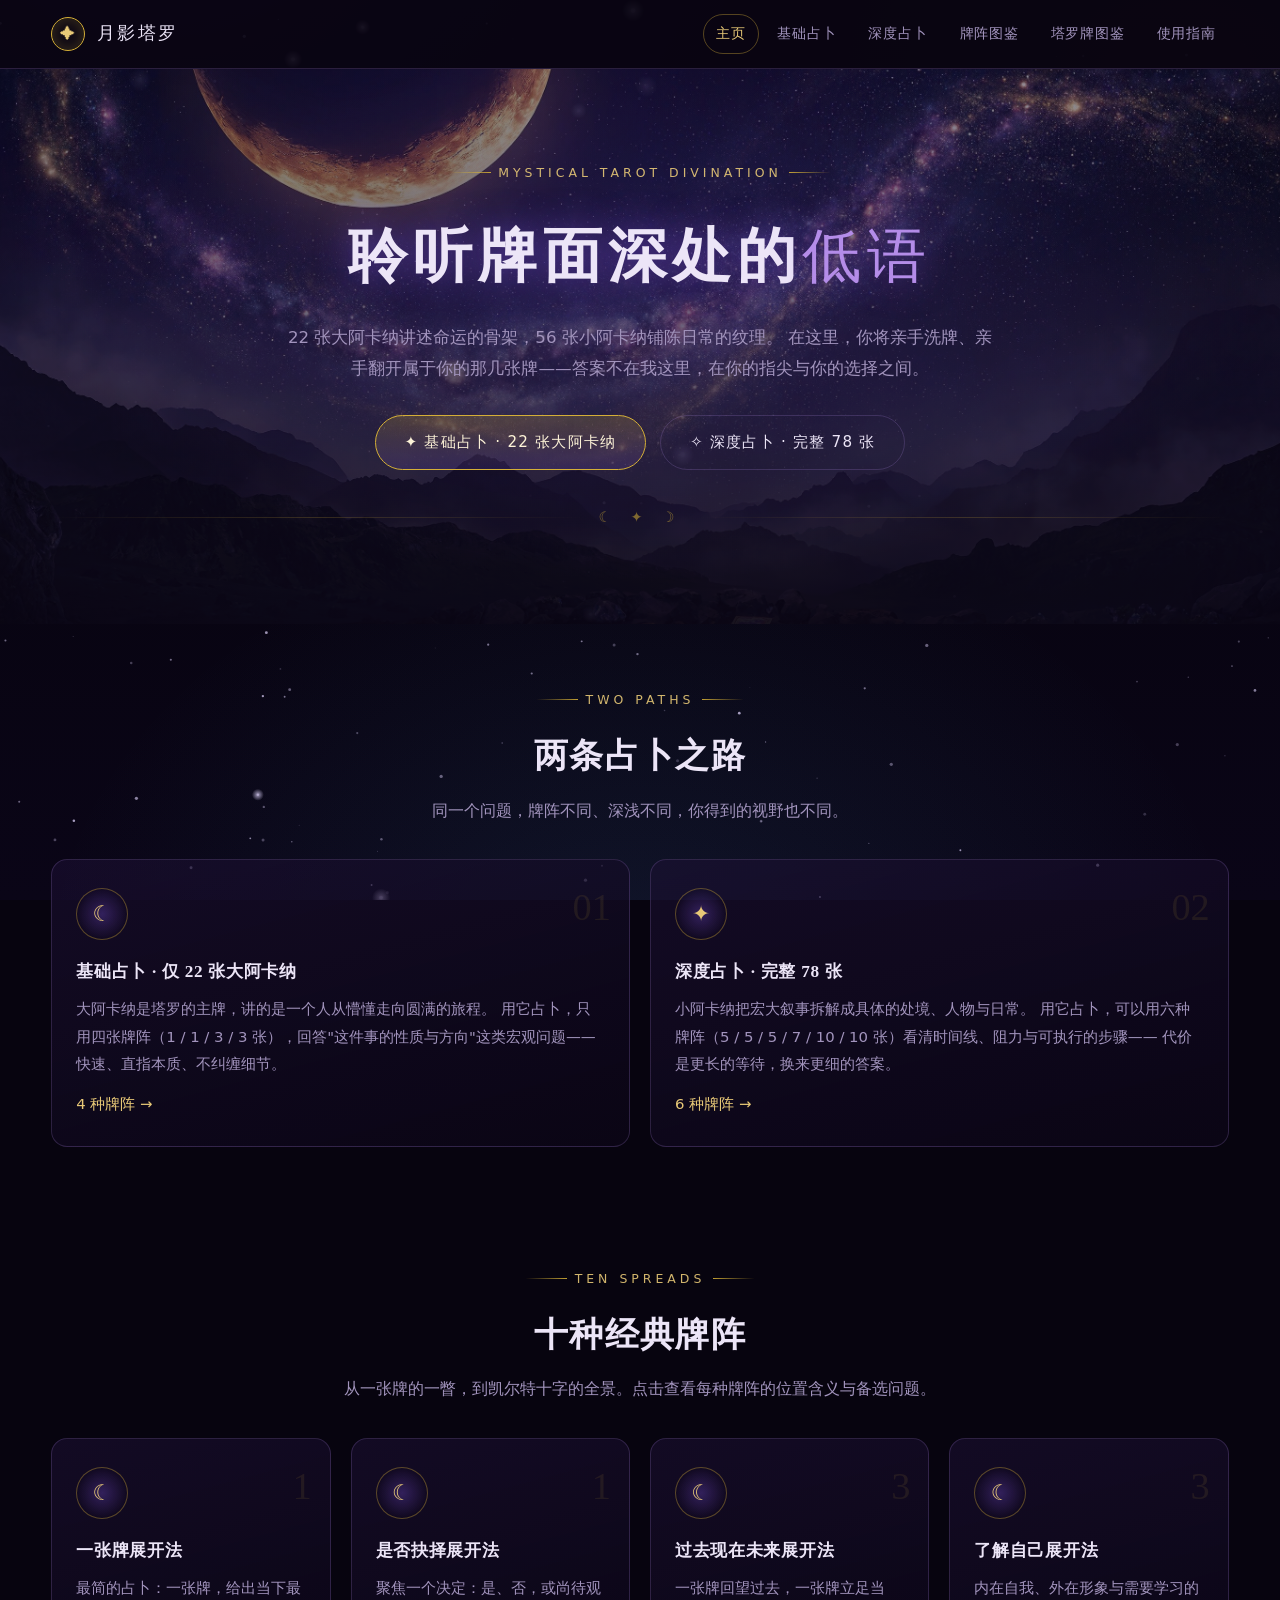
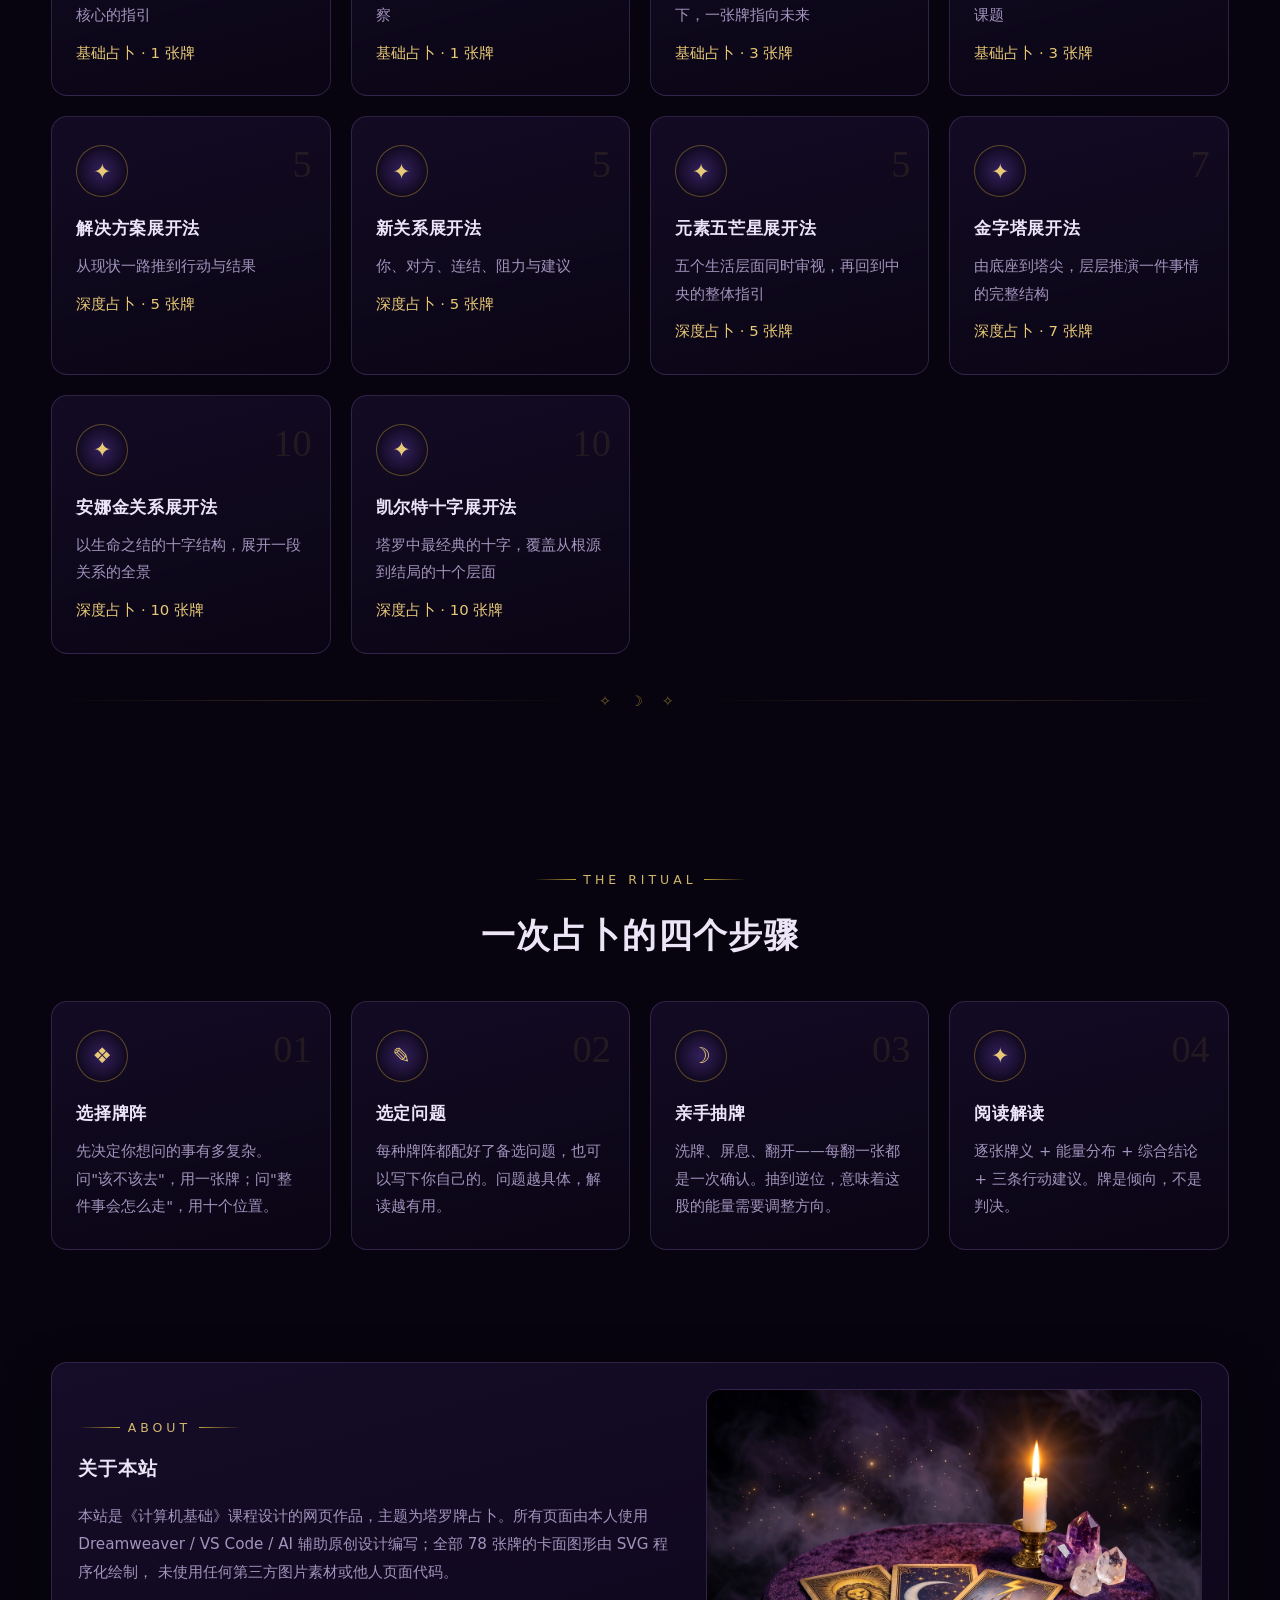
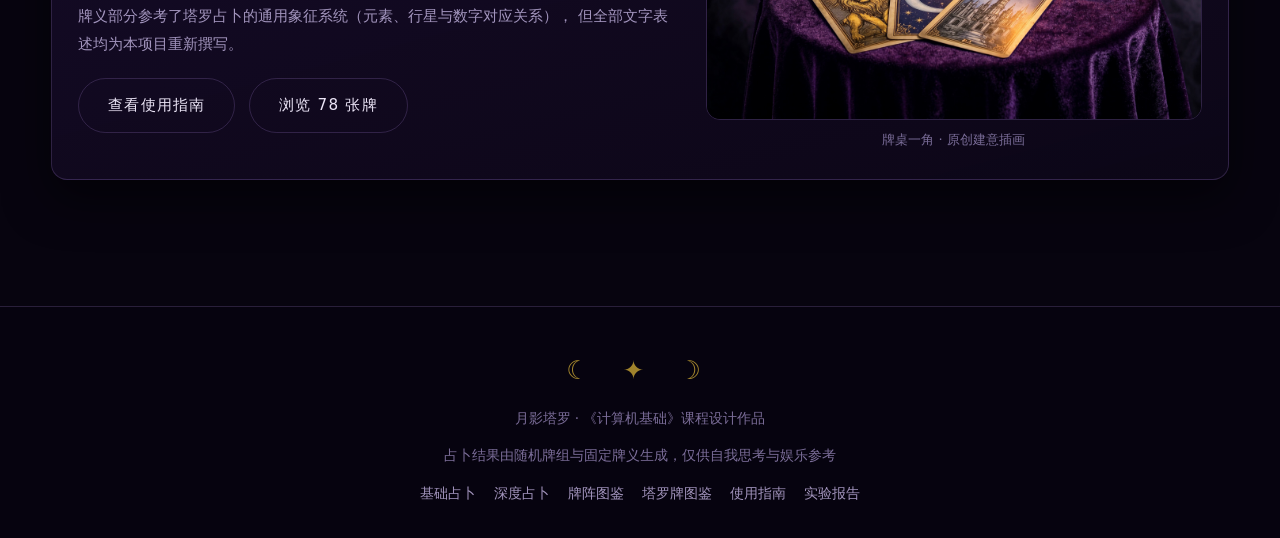
<file: index.html>
<!DOCTYPE html>
<html lang="zh-CN">
<head>
<meta charset="UTF-8">
<meta name="viewport" content="width=device-width, initial-scale=1.0">
<title>月影塔罗 · 神秘学塔罗占卜</title>
<meta name="description" content="月影塔罗：使用 22 张大阿卡纳与完整 78 张塔罗牌进行占卜的互动网站，提供 10 种经典牌阵与专业解读。">
<link rel="stylesheet" href="css/style.css">
<link rel="icon" href="data:image/svg+xml,<svg xmlns='http://www.w3.org/2000/svg' viewBox='0 0 100 100'><text y='.9em' font-size='90'>✦</text></svg>">
</head>
<body>

<canvas id="starfield"></canvas>

<header class="site-header">
  <nav class="nav wrap">
    <a class="brand" href="index.html"><span class="sigil-mark">✦</span>月影塔罗</a>
    <div class="nav-links">
      <a href="index.html" class="is-active">主页</a>
      <a href="basic.html">基础占卜</a>
      <a href="deep.html">深度占卜</a>
      <a href="spreads.html">牌阵图鉴</a>
      <a href="cards.html">塔罗牌图鉴</a>
      <a href="guide.html">使用指南</a>
    </div>
  </nav>
</header>

<section class="hero">
  <div class="hero-bg" aria-hidden="true"></div>
  <div class="wrap">
  <span class="eyebrow">Mystical Tarot Divination</span>
  <h1>聆听牌面深处的<span class="thin">低语</span></h1>
  <p class="lead">
    22 张大阿卡纳讲述命运的骨架，56 张小阿卡纳铺陈日常的纹理。
    在这里，你将亲手洗牌、亲手翻开属于你的那几张牌——答案不在我这里，在你的指尖与你的选择之间。
  </p>
  <div class="hero-actions">
    <a class="btn btn-mystic" href="basic.html">✦ 基础占卜 · 22 张大阿卡纳</a>
    <a class="btn btn-ghost" href="deep.html">✧ 深度占卜 · 完整 78 张</a>
  </div>
  <div class="ornament"><span>☾ ✦ ☽</span></div>
  </div>
</section>

<section class="section wrap">
  <div class="section-head">
    <span class="eyebrow">Two Paths</span>
    <h2>两条占卜之路</h2>
    <p>同一个问题，牌阵不同、深浅不同，你得到的视野也不同。</p>
  </div>

  <div class="feature-grid">
    <a class="feature" href="basic.html" style="text-decoration:none;color:inherit">
      <span class="f-num">01</span>
      <div class="f-icon">☾</div>
      <h3>基础占卜 · 仅 22 张大阿卡纳</h3>
      <p>
        大阿卡纳是塔罗的主牌，讲的是一个人从懵懂走向圆满的旅程。
        用它占卜，只用四张牌阵（1 / 1 / 3 / 3 张），回答"这件事的性质与方向"这类宏观问题——
        快速、直指本质、不纠缠细节。
      </p>
      <p style="margin-top:12px"><span class="gold">4 种牌阵 →</span></p>
    </a>

    <a class="feature" href="deep.html" style="text-decoration:none;color:inherit">
      <span class="f-num">02</span>
      <div class="f-icon">✦</div>
      <h3>深度占卜 · 完整 78 张</h3>
      <p>
        小阿卡纳把宏大叙事拆解成具体的处境、人物与日常。
        用它占卜，可以用六种牌阵（5 / 5 / 5 / 7 / 10 / 10 张）看清时间线、阻力与可执行的步骤——
        代价是更长的等待，换来更细的答案。
      </p>
      <p style="margin-top:12px"><span class="gold">6 种牌阵 →</span></p>
    </a>
  </div>
</section>

<section class="section wrap">
  <div class="section-head">
    <span class="eyebrow">Ten Spreads</span>
    <h2>十种经典牌阵</h2>
    <p>从一张牌的一瞥，到凯尔特十字的全景。点击查看每种牌阵的位置含义与备选问题。</p>
  </div>

  <div class="feature-grid" id="homeSpreadGrid"></div>

  <div class="ornament"><span>✧ ☽ ✧</span></div>
</section>

<section class="section wrap">
  <div class="section-head">
    <span class="eyebrow">The Ritual</span>
    <h2>一次占卜的四个步骤</h2>
  </div>
  <div class="feature-grid">
    <div class="feature">
      <span class="f-num">01</span><div class="f-icon">❖</div>
      <h3>选择牌阵</h3>
      <p>先决定你想问的事有多复杂。问"该不该去"，用一张牌；问"整件事会怎么走"，用十个位置。</p>
    </div>
    <div class="feature">
      <span class="f-num">02</span><div class="f-icon">✎</div>
      <h3>选定问题</h3>
      <p>每种牌阵都配好了备选问题，也可以写下你自己的。问题越具体，解读越有用。</p>
    </div>
    <div class="feature">
      <span class="f-num">03</span><div class="f-icon">☽</div>
      <h3>亲手抽牌</h3>
      <p>洗牌、屏息、翻开——每翻一张都是一次确认。抽到逆位，意味着这股的能量需要调整方向。</p>
    </div>
    <div class="feature">
      <span class="f-num">04</span><div class="f-icon">✦</div>
      <h3>阅读解读</h3>
      <p>逐张牌义 + 能量分布 + 综合结论 + 三条行动建议。牌是倾向，不是判决。</p>
    </div>
  </div>
</section>

<section class="section wrap">
  <div class="panel" style="display:grid;grid-template-columns:1.2fr 1fr;gap:32px;align-items:center">
    <div>
      <span class="eyebrow">About</span>
      <h3 style="margin:12px 0 10px">关于本站</h3>
      <p class="muted" style="font-size:.95rem">
        本站是《计算机基础》课程设计的网页作品，主题为塔罗牌占卜。所有页面由本人使用
        Dreamweaver / VS Code / AI 辅助原创设计编写；全部 78 张牌的卡面图形由 SVG 程序化绘制，
        未使用任何第三方图片素材或他人页面代码。
      </p>
      <p class="muted" style="font-size:.95rem">
        牌义部分参考了塔罗占卜的通用象征系统（元素、行星与数字对应关系），
        但全部文字表述均为本项目重新撰写。
      </p>
      <div class="hero-actions" style="justify-content:flex-start;margin-top:20px">
        <a class="btn btn-ghost" href="guide.html">查看使用指南</a>
        <a class="btn btn-ghost" href="cards.html">浏览 78 张牌</a>
      </div>
    </div>
    <figure style="margin:0">
      <img src="images/mystic-table.jpg" alt="深色丝绒桌面上的塔罗牌与烛光" style="width:100%;border-radius:14px;border:1px solid rgba(180,140,232,.2);display:block">
      <figcaption style="color:#7b6d99;font-size:.82rem;margin-top:8px;text-align:center">牌桌一角 · 原创建意插画</figcaption>
    </figure>
  </div>
</section>

<footer class="site-footer">
  <div class="footer-inner wrap">
    <div class="footer-sigil">☾ ✦ ☽</div>
    <p>月影塔罗 · 《计算机基础》课程设计作品</p>
    <p>占卜结果由随机牌组与固定牌义生成，仅供自我思考与娱乐参考</p>
    <div class="footer-links">
      <a href="basic.html">基础占卜</a>
      <a href="deep.html">深度占卜</a>
      <a href="spreads.html">牌阵图鉴</a>
      <a href="cards.html">塔罗牌图鉴</a>
      <a href="guide.html">使用指南</a>
      <a href="report/Experimental_Report.pdf">实验报告</a>
    </div>
  </div>
</footer>

<script src="js/cards-major.js"></script>
<script src="js/cards-minor.js"></script>
<script src="js/spreads.js"></script>
<script src="js/deck.js"></script>
<script src="js/starfield.js"></script>
<script>

/* 主页牌阵一览 */
(function () {
  var grid = document.getElementById('homeSpreadGrid');
  TAROT_SPREADS.forEach(function (s) {
    var a = document.createElement('a');
    a.className = 'feature';
    a.href = 'spreads.html#' + s.id;
    a.style.textDecoration = 'none';
    a.style.color = 'inherit';
    a.innerHTML =
      '<span class="f-num">' + s.cards + '</span>' +
      '<div class="f-icon">' + (s.level === 'basic' ? '☾' : '✦') + '</div>' +
      '<h3>' + s.name + '</h3>' +
      '<p>' + s.tagline + '</p>' +
      '<p style="margin-top:10px"><span class="gold">' + (s.level === 'basic' ? '基础占卜' : '深度占卜') + ' · ' + s.cards + ' 张牌</span></p>';
    grid.appendChild(a);
  });
})();
</script>
</body>
</html>
</file>
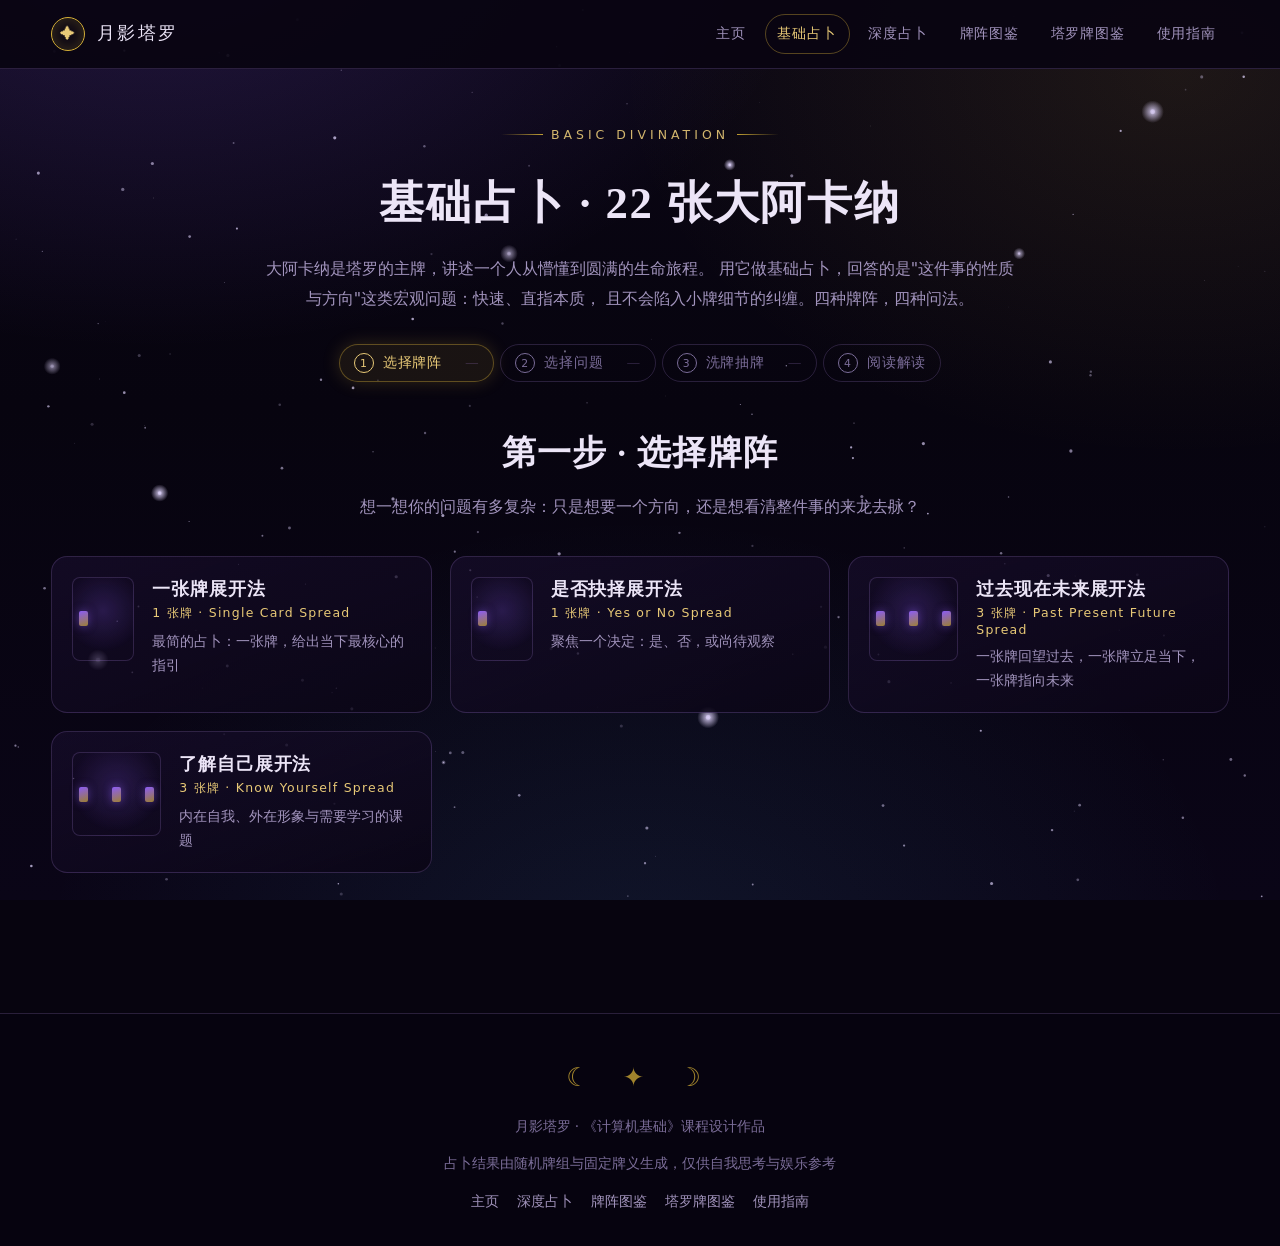
<file: basic.html>
<!DOCTYPE html>
<html lang="zh-CN">
<head>
<meta charset="UTF-8">
<meta name="viewport" content="width=device-width, initial-scale=1.0">
<title>基础占卜 · 22 张大阿卡纳 · 月影塔罗</title>
<meta name="description" content="基础占卜：使用 22 张大阿卡纳，提供一张牌展开法、是否抉择展开法、过去现在未来展开法、了解自己展开法四种牌阵。">
<link rel="stylesheet" href="css/style.css">
<link rel="icon" href="data:image/svg+xml,<svg xmlns='http://www.w3.org/2000/svg' viewBox='0 0 100 100'><text y='.9em' font-size='90'>☾</text></svg>">
</head>
<body>

<canvas id="starfield"></canvas>

<header class="site-header">
  <nav class="nav wrap">
    <a class="brand" href="index.html"><span class="sigil-mark">✦</span>月影塔罗</a>
    <div class="nav-links">
      <a href="index.html">主页</a>
      <a href="basic.html" class="is-active">基础占卜</a>
      <a href="deep.html">深度占卜</a>
      <a href="spreads.html">牌阵图鉴</a>
      <a href="cards.html">塔罗牌图鉴</a>
      <a href="guide.html">使用指南</a>
    </div>
  </nav>
</header>

<section class="wrap" style="padding-top:46px;text-align:center">
  <span class="eyebrow">Basic Divination</span>
  <h1 style="font-size:clamp(1.8rem,4.4vw,2.8rem);margin:16px 0 10px">基础占卜 · 22 张大阿卡纳</h1>
  <p class="muted" style="max-width:760px;margin:0 auto">
    大阿卡纳是塔罗的主牌，讲述一个人从懵懂到圆满的生命旅程。
    用它做基础占卜，回答的是"这件事的性质与方向"这类宏观问题：快速、直指本质，
    且不会陷入小牌细节的纠缠。四种牌阵，四种问法。
  </p>
</section>

<div class="wrap">
  <div class="step-bar">
    <span class="step-dot is-current"><i>1</i>选择牌阵</span>
    <span class="step-dot"><i>2</i>选择问题</span>
    <span class="step-dot"><i>3</i>洗牌抽牌</span>
    <span class="step-dot"><i>4</i>阅读解读</span>
  </div>
</div>

<section class="wrap" style="padding-bottom:70px">

  <!-- 步骤 1 -->
  <div class="step-panel is-active" data-step="spread">
    <div class="section-head">
      <h2>第一步 · 选择牌阵</h2>
      <p>想一想你的问题有多复杂：只是想要一个方向，还是想看清整件事的来龙去脉？</p>
    </div>
    <div class="spread-grid" id="spreadGrid"></div>
  </div>

  <!-- 步骤 2 -->
  <div class="step-panel" data-step="question">
    <div class="question-panel">
      <div class="section-head">
        <h2 id="questionTitle">第二步 · 选择你想问的问题</h2>
        <p>每种牌阵都备好了几个问题。选一个，或者写下你自己的。</p>
      </div>
      <div class="question-list" id="questionList"></div>
      <p class="question-note" id="questionNote">提示：问题越具体、越聚焦当下，牌给你的回应就越有用。</p>
      <div class="hero-actions">
        <button type="button" class="btn btn-mystic" id="btnConfirmQuestion">确认问题 · 进入洗牌 →</button>
      </div>
    </div>
  </div>

  <!-- 步骤 3 -->
  <div class="step-panel" data-step="draw">
    <div class="section-head">
      <h2>第三步 · 洗牌与抽牌</h2>
      <p>请在心里默念你的问题，然后亲手翻开你抽到的每一张牌。</p>
    </div>
    <div class="draw-area">
      <div class="draw-hint" id="drawHint"></div>
      <p class="progress-line">已翻开 <span id="progress">0 / 1</span></p>
      <div class="board" id="board"></div>
      <div class="hero-actions">
        <button type="button" class="btn btn-mystic" id="btnInterpret" style="display:none">✦ 揭示我的解读 ✦</button>
      </div>
    </div>
  </div>

  <!-- 步骤 4 -->
  <div class="step-panel" data-step="result">
    <div id="resultBody"></div>
    <div class="result-actions">
      <button type="button" class="btn btn-mystic" id="btnRestart">重新开始一次占卜</button>
      <button type="button" class="btn btn-ghost" id="btnBackToSpread">回到牌阵选择</button>
      <a class="btn btn-ghost" href="deep.html">试试深度占卜 →</a>
    </div>
  </div>

</section>

<footer class="site-footer">
  <div class="footer-inner wrap">
    <div class="footer-sigil">☾ ✦ ☽</div>
    <p>月影塔罗 · 《计算机基础》课程设计作品</p>
    <p>占卜结果由随机牌组与固定牌义生成，仅供自我思考与娱乐参考</p>
    <div class="footer-links">
      <a href="index.html">主页</a>
      <a href="deep.html">深度占卜</a>
      <a href="spreads.html">牌阵图鉴</a>
      <a href="cards.html">塔罗牌图鉴</a>
      <a href="guide.html">使用指南</a>
    </div>
  </div>
</footer>

<script src="js/cards-major.js"></script>
<script src="js/cards-minor.js"></script>
<script src="js/spreads.js"></script>
<script src="js/deck.js"></script>
<script src="js/divination.js"></script>
<script src="js/starfield.js"></script>
<script>

Divination.init({ level: 'basic' });
</script>
</body>
</html>
</file>
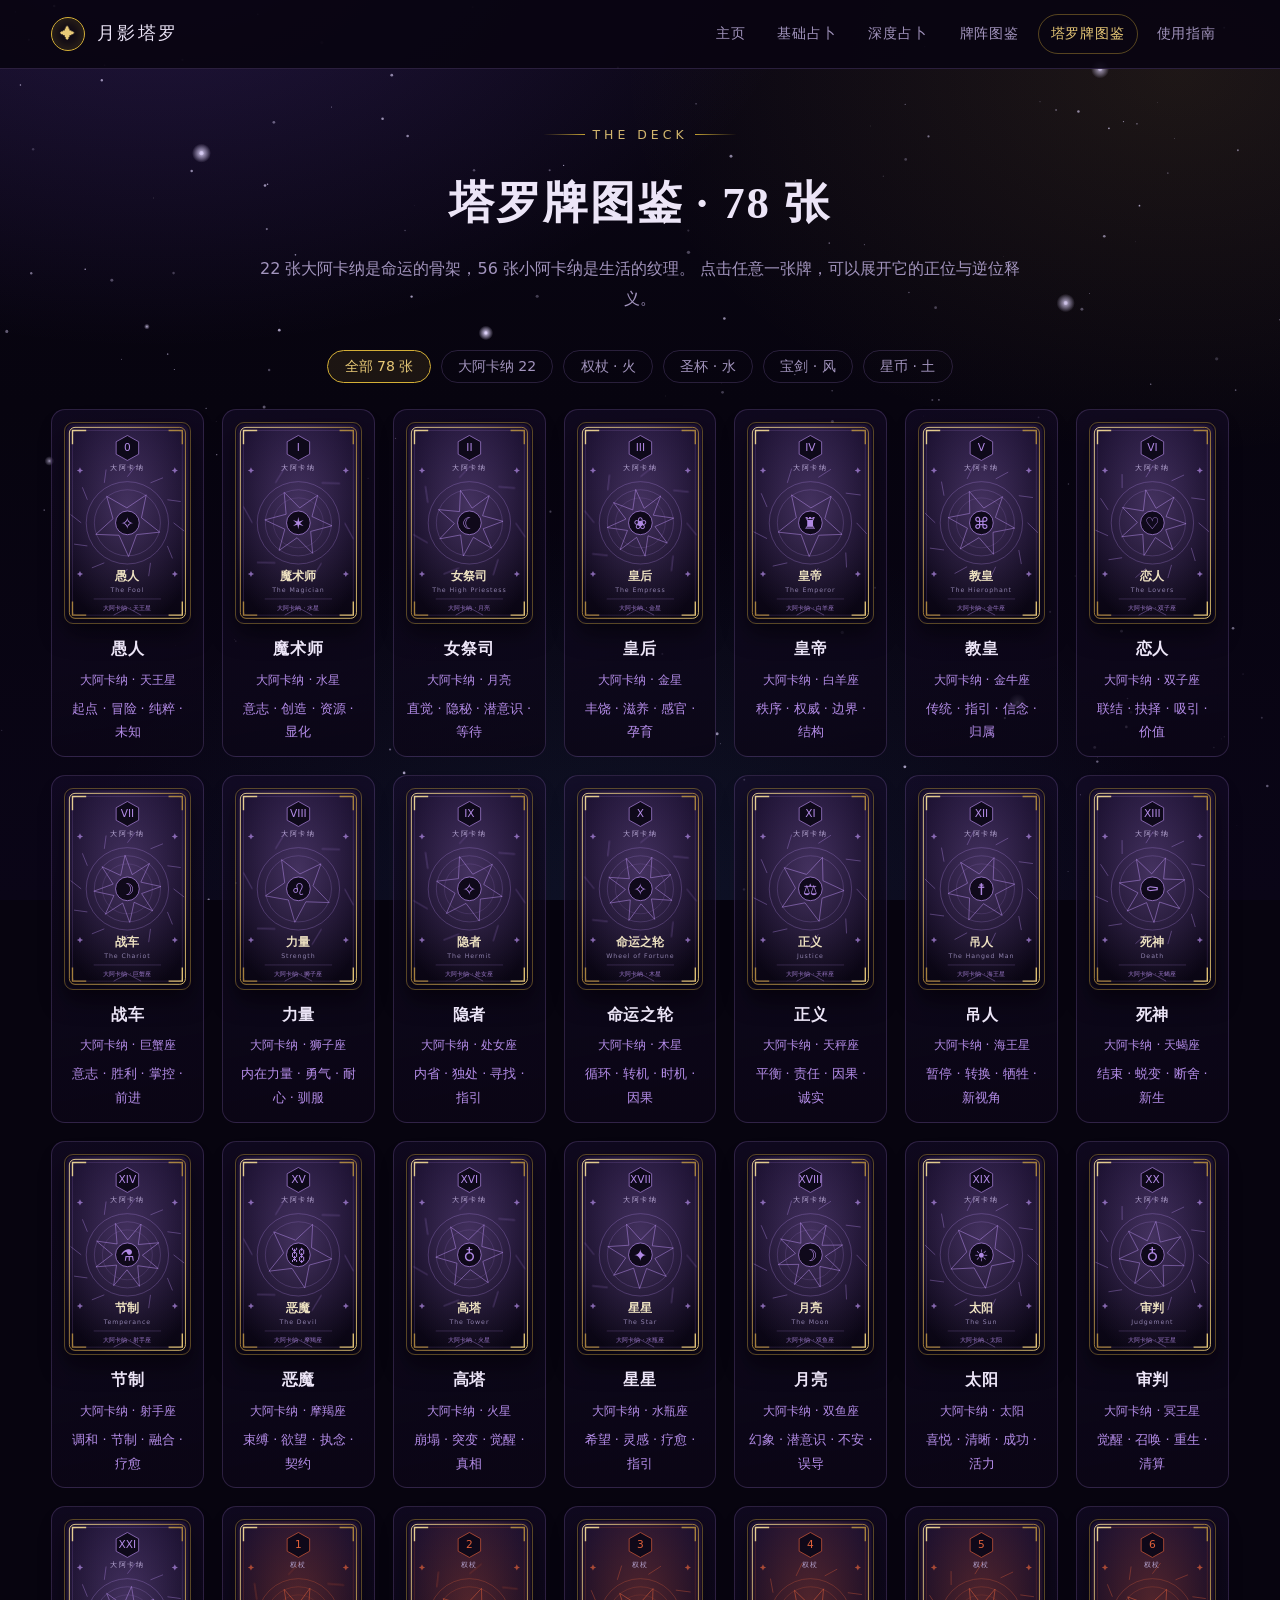
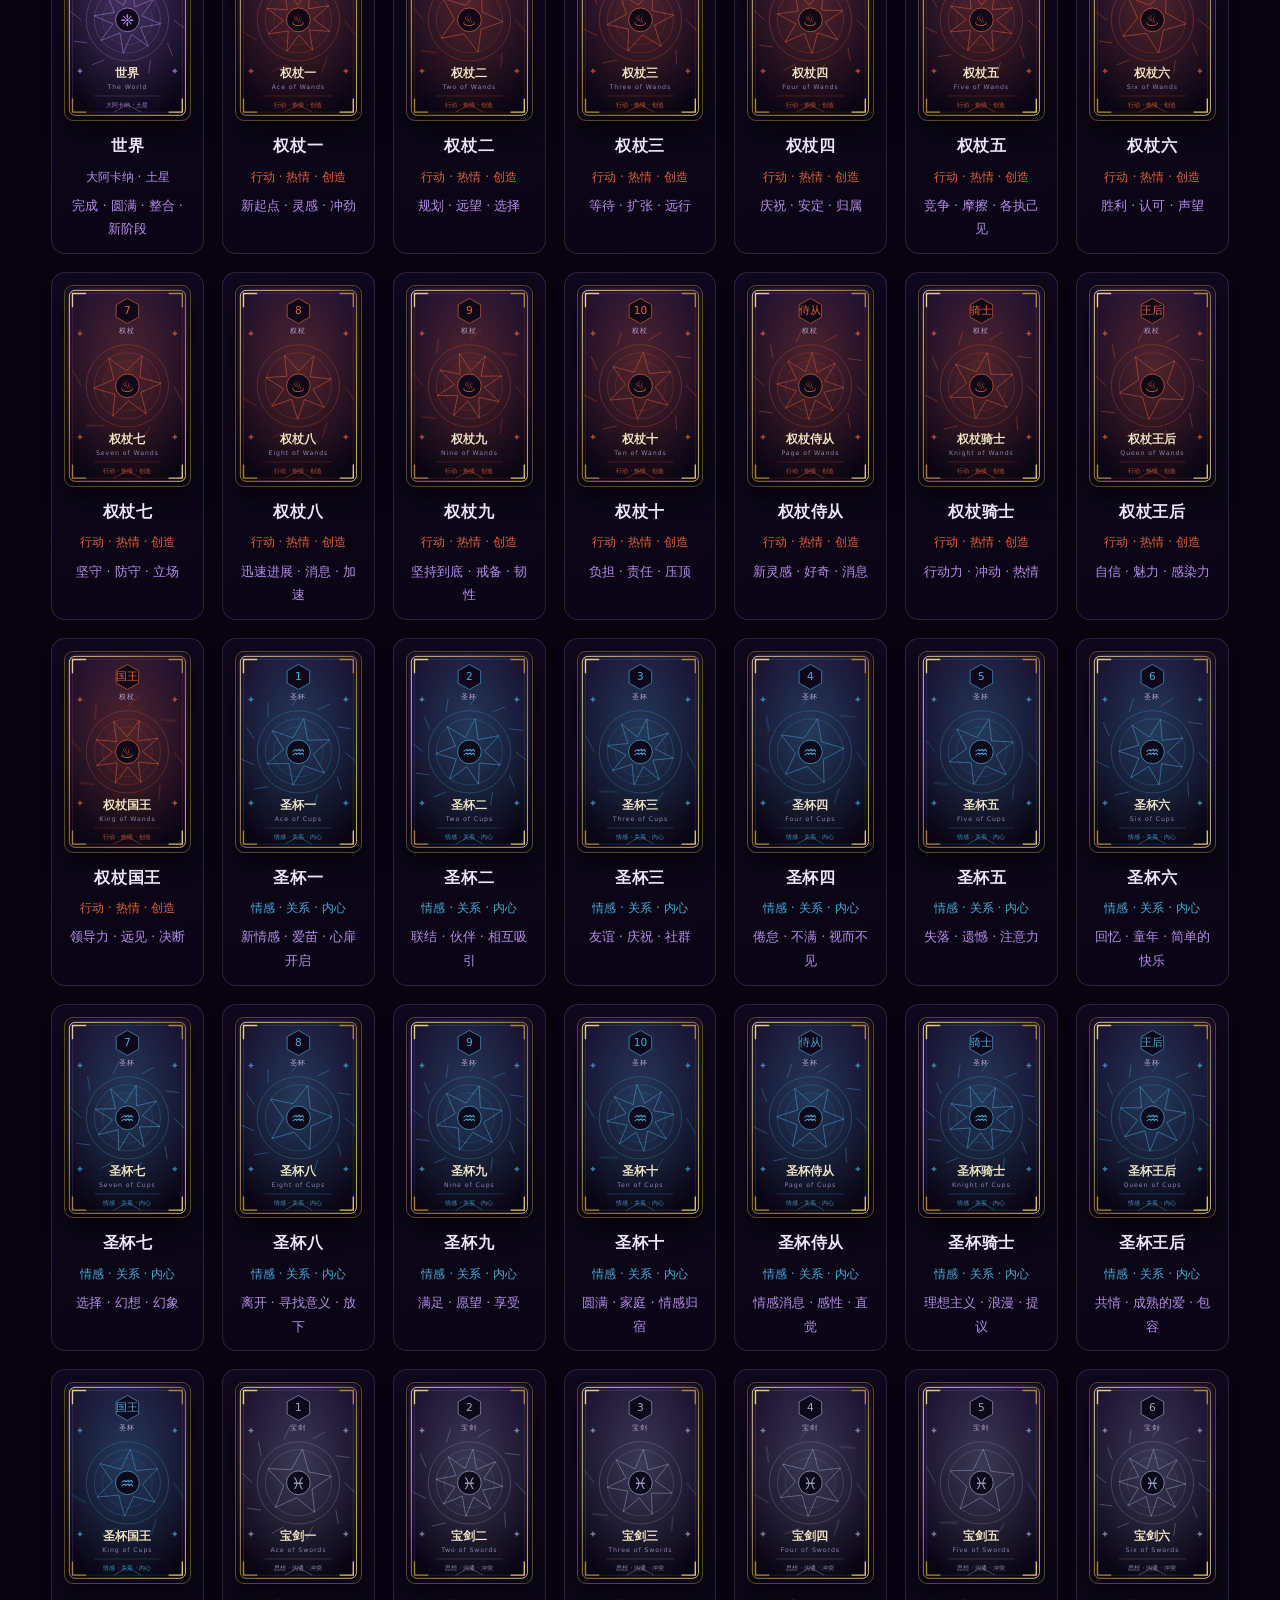
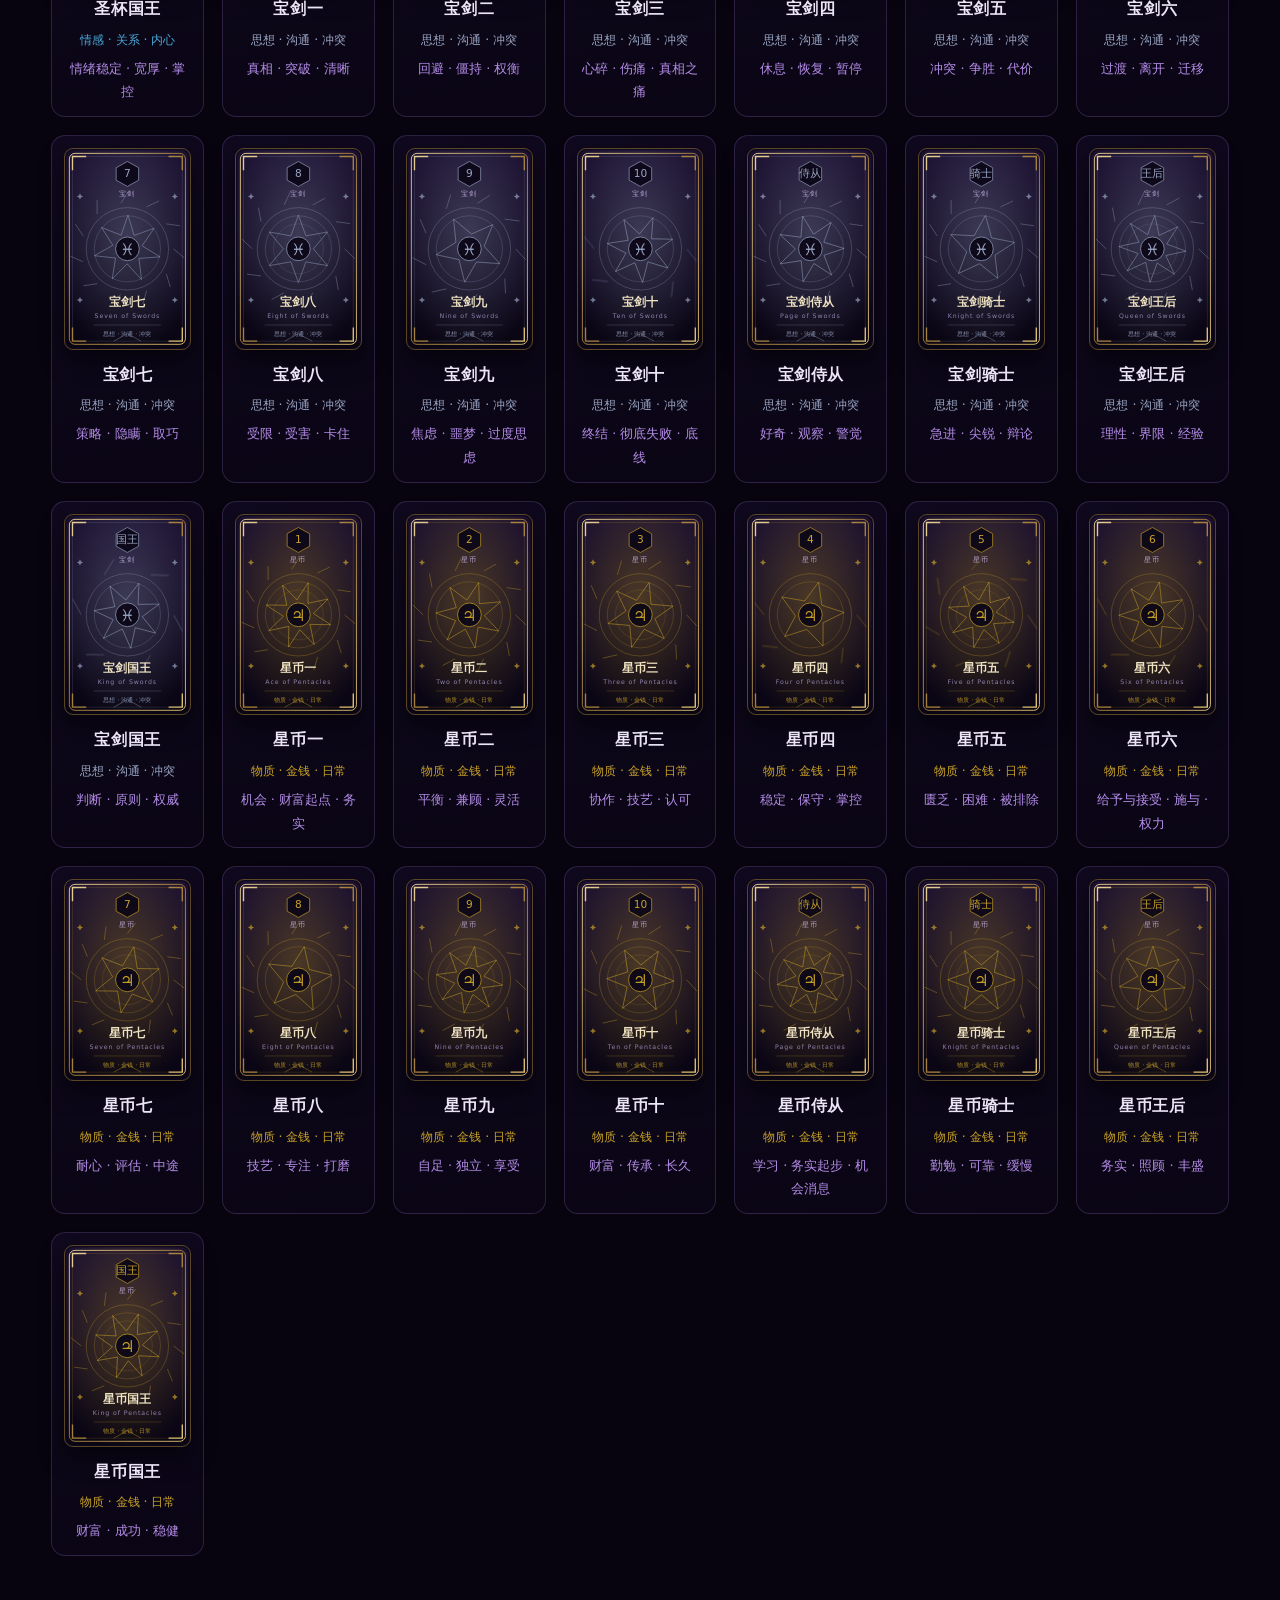
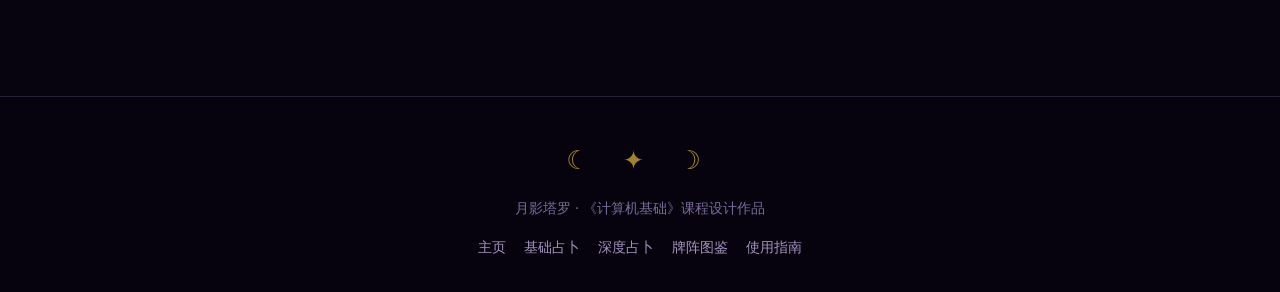
<file: cards.html>
<!DOCTYPE html>
<html lang="zh-CN">
<head>
<meta charset="UTF-8">
<meta name="viewport" content="width=device-width, initial-scale=1.0">
<title>塔罗牌图鉴 · 78 张全牌 · 月影塔罗</title>
<meta name="description" content="完整 78 张塔罗牌图鉴：22 张大阿卡纳与 56 张小阿卡纳的牌义、关键词与元素属性。">
<link rel="stylesheet" href="css/style.css">
<link rel="icon" href="data:image/svg+xml,<svg xmlns='http://www.w3.org/2000/svg' viewBox='0 0 100 100'><text y='.9em' font-size='90'>✦</text></svg>">
</head>
<body>

<canvas id="starfield"></canvas>

<header class="site-header">
  <nav class="nav wrap">
    <a class="brand" href="index.html"><span class="sigil-mark">✦</span>月影塔罗</a>
    <div class="nav-links">
      <a href="index.html">主页</a>
      <a href="basic.html">基础占卜</a>
      <a href="deep.html">深度占卜</a>
      <a href="spreads.html">牌阵图鉴</a>
      <a href="cards.html" class="is-active">塔罗牌图鉴</a>
      <a href="guide.html">使用指南</a>
    </div>
  </nav>
</header>

<section class="wrap" style="padding-top:46px;text-align:center">
  <span class="eyebrow">The Deck</span>
  <h1 style="font-size:clamp(1.8rem,4.4vw,2.8rem);margin:16px 0 10px">塔罗牌图鉴 · 78 张</h1>
  <p class="muted" style="max-width:760px;margin:0 auto">
    22 张大阿卡纳是命运的骨架，56 张小阿卡纳是生活的纹理。
    点击任意一张牌，可以展开它的正位与逆位释义。
  </p>
</section>

<section class="wrap" style="padding:36px 0 70px">
  <div class="card-filters">
    <button type="button" class="filter-btn is-active" data-filter="all">全部 78 张</button>
    <button type="button" class="filter-btn" data-filter="major">大阿卡纳 22</button>
    <button type="button" class="filter-btn" data-filter="权杖">权杖 · 火</button>
    <button type="button" class="filter-btn" data-filter="圣杯">圣杯 · 水</button>
    <button type="button" class="filter-btn" data-filter="宝剑">宝剑 · 风</button>
    <button type="button" class="filter-btn" data-filter="星币">星币 · 土</button>
  </div>
  <div class="card-gallery" id="gallery"></div>
</section>

<footer class="site-footer">
  <div class="footer-inner wrap">
    <div class="footer-sigil">☾ ✦ ☽</div>
    <p>月影塔罗 · 《计算机基础》课程设计作品</p>
    <div class="footer-links">
      <a href="index.html">主页</a>
      <a href="basic.html">基础占卜</a>
      <a href="deep.html">深度占卜</a>
      <a href="spreads.html">牌阵图鉴</a>
      <a href="guide.html">使用指南</a>
    </div>
  </div>
</footer>

<script src="js/cards-major.js"></script>
<script src="js/cards-minor.js"></script>
<script src="js/spreads.js"></script>
<script src="js/deck.js"></script>
<script src="js/starfield.js"></script>
<script>

(function () {
  var gallery = document.getElementById('gallery');

  function render(filter) {
    gallery.innerHTML = '';
    var all = TAROT_MAJOR.concat(TAROT_MINOR);
    all.filter(function (card) {
      if (filter === 'all') return true;
      if (filter === 'major') return card.type === 'major';
      return card.suit === filter;
    }).forEach(function (card) {
      var meta = Tarot.suitMeta(card);
      var item = document.createElement('div');
      item.className = 'gallery-item';
      item.innerHTML =
        '<div class="gi-card">' + Tarot.cardFaceSVG(card) + '</div>' +
        '<h4>' + card.name + '</h4>' +
        '<div class="gi-meta" style="color:' + meta.color + '">' + meta.theme + '</div>' +
        '<div class="gi-key">' + card.keywords.join(' · ') + '</div>' +
        '<div class="gi-meaning"><b class="gold">正位：</b>' + card.upright + '<br><br>' +
        '<b class="gold">逆位：</b>' + card.reversed + '<br><br>' +
        '<b class="gold">提示：</b>' + card.advice + '</div>';
      item.addEventListener('click', function () { item.classList.toggle('is-open'); });
      gallery.appendChild(item);
    });
  }

  var btns = document.querySelectorAll('.filter-btn');
  for (var i = 0; i < btns.length; i++) {
    btns[i].addEventListener('click', function () {
      for (var j = 0; j < btns.length; j++) btns[j].classList.remove('is-active');
      this.classList.add('is-active');
      render(this.getAttribute('data-filter'));
    });
  }
  render('all');
})();
</script>
</body>
</html>
</file>
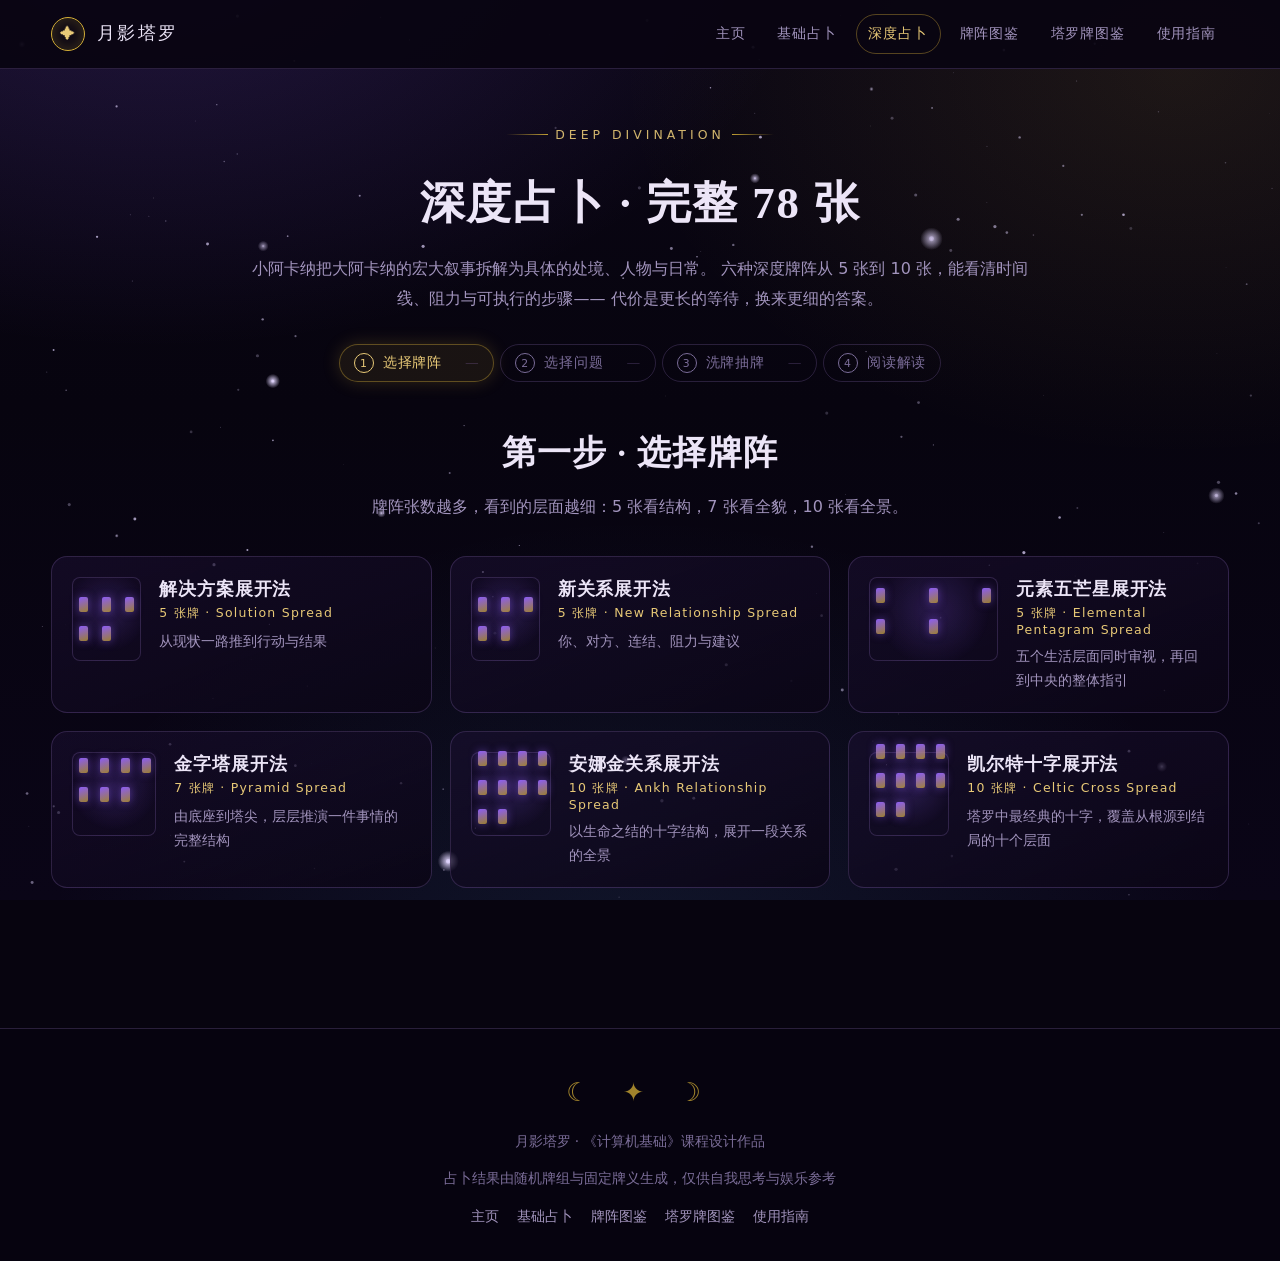
<file: deep.html>
<!DOCTYPE html>
<html lang="zh-CN">
<head>
<meta charset="UTF-8">
<meta name="viewport" content="width=device-width, initial-scale=1.0">
<title>深度占卜 · 完整 78 张 · 月影塔罗</title>
<meta name="description" content="深度占卜：使用完整 78 张塔罗牌，提供解决方案、新关系、元素五芒星、金字塔、安娜金关系、凯尔特十字六种牌阵。">
<link rel="stylesheet" href="css/style.css">
<link rel="icon" href="data:image/svg+xml,<svg xmlns='http://www.w3.org/2000/svg' viewBox='0 0 100 100'><text y='.9em' font-size='90'>✦</text></svg>">
</head>
<body>

<canvas id="starfield"></canvas>

<header class="site-header">
  <nav class="nav wrap">
    <a class="brand" href="index.html"><span class="sigil-mark">✦</span>月影塔罗</a>
    <div class="nav-links">
      <a href="index.html">主页</a>
      <a href="basic.html">基础占卜</a>
      <a href="deep.html" class="is-active">深度占卜</a>
      <a href="spreads.html">牌阵图鉴</a>
      <a href="cards.html">塔罗牌图鉴</a>
      <a href="guide.html">使用指南</a>
    </div>
  </nav>
</header>

<section class="wrap" style="padding-top:46px;text-align:center">
  <span class="eyebrow">Deep Divination</span>
  <h1 style="font-size:clamp(1.8rem,4.4vw,2.8rem);margin:16px 0 10px">深度占卜 · 完整 78 张</h1>
  <p class="muted" style="max-width:780px;margin:0 auto">
    小阿卡纳把大阿卡纳的宏大叙事拆解为具体的处境、人物与日常。
    六种深度牌阵从 5 张到 10 张，能看清时间线、阻力与可执行的步骤——
    代价是更长的等待，换来更细的答案。
  </p>
</section>

<div class="wrap">
  <div class="step-bar">
    <span class="step-dot is-current"><i>1</i>选择牌阵</span>
    <span class="step-dot"><i>2</i>选择问题</span>
    <span class="step-dot"><i>3</i>洗牌抽牌</span>
    <span class="step-dot"><i>4</i>阅读解读</span>
  </div>
</div>

<section class="wrap" style="padding-bottom:70px">

  <!-- 步骤 1 -->
  <div class="step-panel is-active" data-step="spread">
    <div class="section-head">
      <h2>第一步 · 选择牌阵</h2>
      <p>牌阵张数越多，看到的层面越细：5 张看结构，7 张看全貌，10 张看全景。</p>
    </div>
    <div class="spread-grid" id="spreadGrid"></div>
  </div>

  <!-- 步骤 2 -->
  <div class="step-panel" data-step="question">
    <div class="question-panel">
      <div class="section-head">
        <h2 id="questionTitle">第二步 · 选择你想问的问题</h2>
        <p>每种牌阵都备好了几个问题。选一个，或者写下你自己的。</p>
      </div>
      <div class="question-list" id="questionList"></div>
      <p class="question-note" id="questionNote">提示：深度牌阵适合问"整件事"；若你只想确认一个决定，请回到基础占卜。</p>
      <div class="hero-actions">
        <button type="button" class="btn btn-mystic" id="btnConfirmQuestion">确认问题 · 进入洗牌 →</button>
      </div>
    </div>
  </div>

  <!-- 步骤 3 -->
  <div class="step-panel" data-step="draw">
    <div class="section-head">
      <h2>第三步 · 洗牌与抽牌</h2>
      <p>请在心里默念你的问题，然后亲手翻开你抽到的每一张牌。</p>
    </div>
    <div class="draw-area">
      <div class="draw-hint" id="drawHint"></div>
      <p class="progress-line">已翻开 <span id="progress">0 / 1</span></p>
      <div class="board" id="board"></div>
      <div class="hero-actions">
        <button type="button" class="btn btn-mystic" id="btnInterpret" style="display:none">✦ 揭示我的解读 ✦</button>
      </div>
    </div>
  </div>

  <!-- 步骤 4 -->
  <div class="step-panel" data-step="result">
    <div id="resultBody"></div>
    <div class="result-actions">
      <button type="button" class="btn btn-mystic" id="btnRestart">重新开始一次占卜</button>
      <button type="button" class="btn btn-ghost" id="btnBackToSpread">回到牌阵选择</button>
      <a class="btn btn-ghost" href="basic.html">试试基础占卜 →</a>
    </div>
  </div>

</section>

<footer class="site-footer">
  <div class="footer-inner wrap">
    <div class="footer-sigil">☾ ✦ ☽</div>
    <p>月影塔罗 · 《计算机基础》课程设计作品</p>
    <p>占卜结果由随机牌组与固定牌义生成，仅供自我思考与娱乐参考</p>
    <div class="footer-links">
      <a href="index.html">主页</a>
      <a href="basic.html">基础占卜</a>
      <a href="spreads.html">牌阵图鉴</a>
      <a href="cards.html">塔罗牌图鉴</a>
      <a href="guide.html">使用指南</a>
    </div>
  </div>
</footer>

<script src="js/cards-major.js"></script>
<script src="js/cards-minor.js"></script>
<script src="js/spreads.js"></script>
<script src="js/deck.js"></script>
<script src="js/divination.js"></script>
<script src="js/starfield.js"></script>
<script>

Divination.init({ level: 'deep' });
</script>
</body>
</html>
</file>
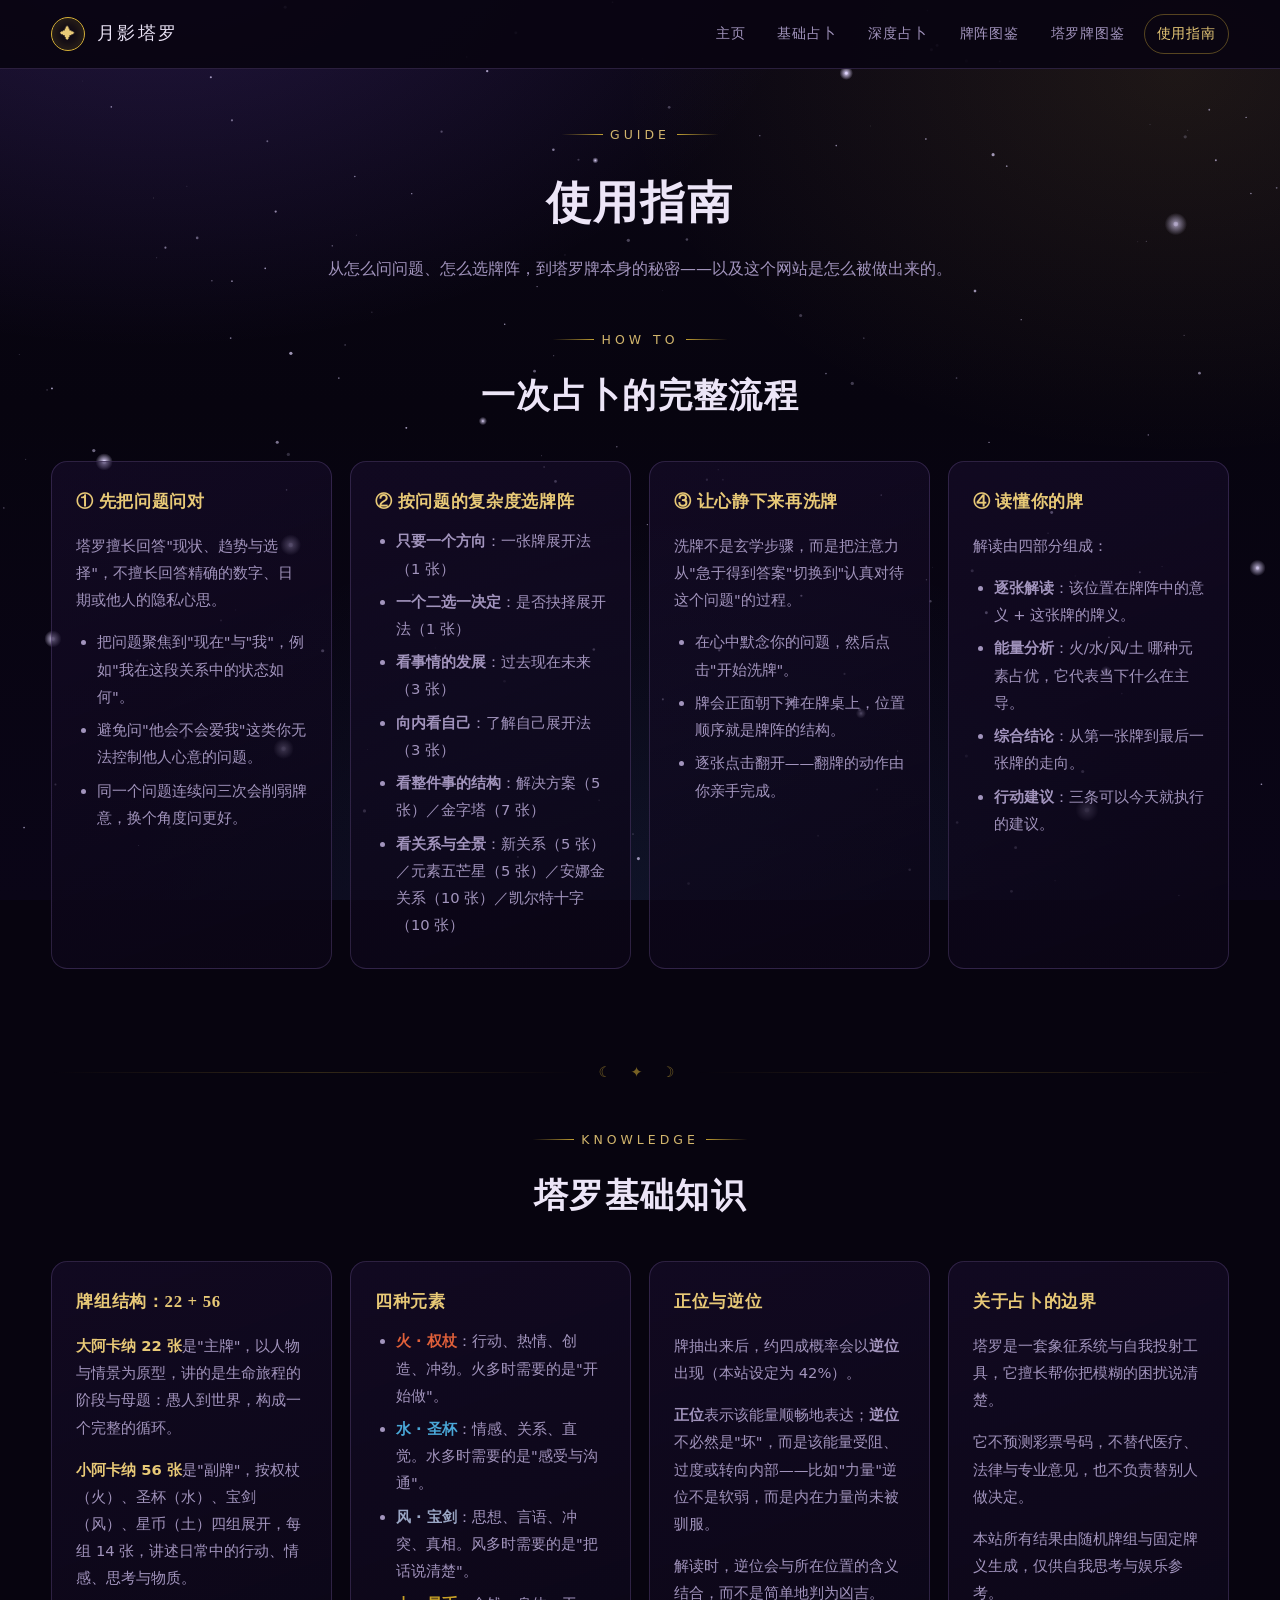
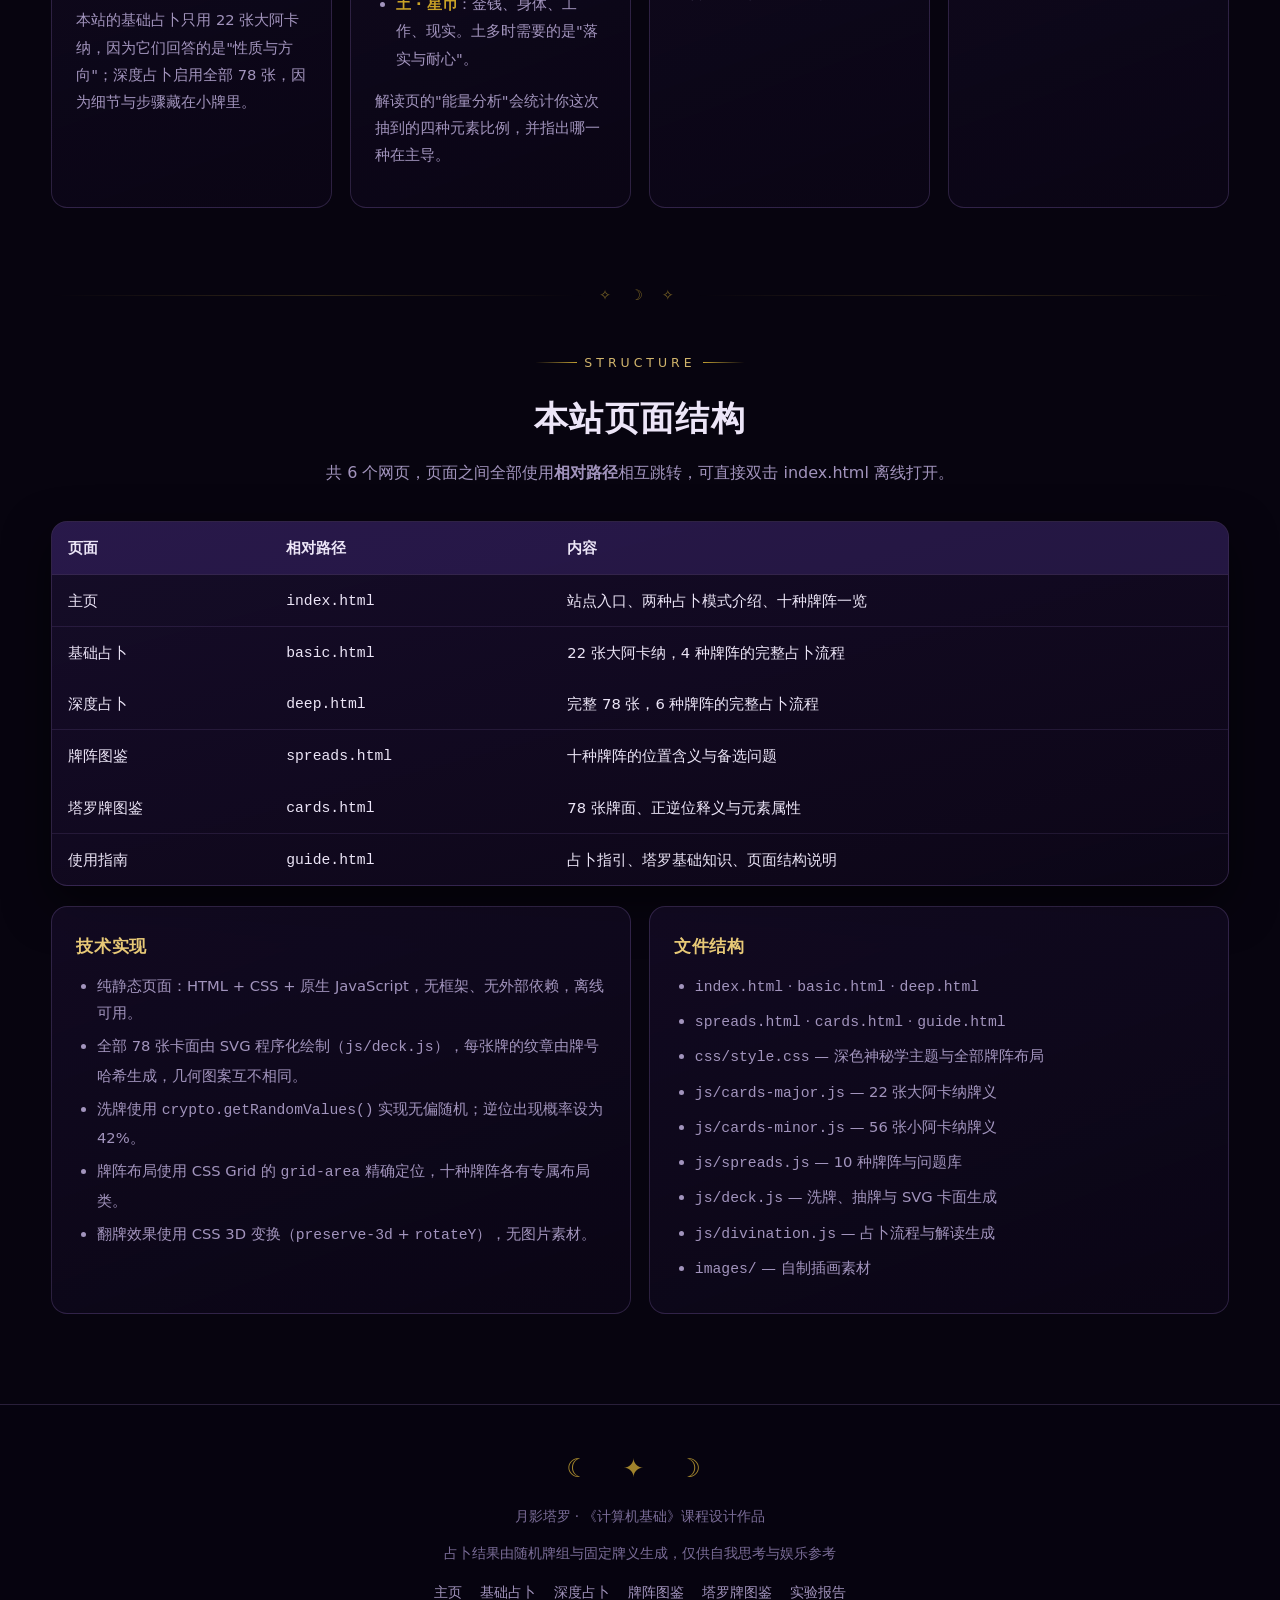
<file: guide.html>
<!DOCTYPE html>
<html lang="zh-CN">
<head>
<meta charset="UTF-8">
<meta name="viewport" content="width=device-width, initial-scale=1.0">
<title>使用指南 · 塔罗知识与占卜说明 · 月影塔罗</title>
<meta name="description" content="占卜流程指引、牌阵选择建议、塔罗基础知识与本站页面结构说明。">
<link rel="stylesheet" href="css/style.css">
<link rel="icon" href="data:image/svg+xml,<svg xmlns='http://www.w3.org/2000/svg' viewBox='0 0 100 100'><text y='.9em' font-size='90'>✦</text></svg>">
</head>
<body>

<canvas id="starfield"></canvas>

<header class="site-header">
  <nav class="nav wrap">
    <a class="brand" href="index.html"><span class="sigil-mark">✦</span>月影塔罗</a>
    <div class="nav-links">
      <a href="index.html">主页</a>
      <a href="basic.html">基础占卜</a>
      <a href="deep.html">深度占卜</a>
      <a href="spreads.html">牌阵图鉴</a>
      <a href="cards.html">塔罗牌图鉴</a>
      <a href="guide.html" class="is-active">使用指南</a>
    </div>
  </nav>
</header>

<section class="wrap" style="padding-top:46px;text-align:center">
  <span class="eyebrow">Guide</span>
  <h1 style="font-size:clamp(1.8rem,4.4vw,2.8rem);margin:16px 0 10px">使用指南</h1>
  <p class="muted" style="max-width:760px;margin:0 auto">
    从怎么问问题、怎么选牌阵，到塔罗牌本身的秘密——以及这个网站是怎么被做出来的。
  </p>
</section>

<section class="wrap" style="padding:36px 0">
  <div class="section-head">
    <span class="eyebrow">How To</span>
    <h2>一次占卜的完整流程</h2>
  </div>
  <div class="info-grid">
    <div class="info-card">
      <h3>① 先把问题问对</h3>
      <p>塔罗擅长回答"现状、趋势与选择"，不擅长回答精确的数字、日期或他人的隐私心思。</p>
      <ul>
        <li>把问题聚焦到"现在"与"我"，例如"我在这段关系中的状态如何"。</li>
        <li>避免问"他会不会爱我"这类你无法控制他人心意的问题。</li>
        <li>同一个问题连续问三次会削弱牌意，换个角度问更好。</li>
      </ul>
    </div>
    <div class="info-card">
      <h3>② 按问题的复杂度选牌阵</h3>
      <ul>
        <li><b>只要一个方向</b>：一张牌展开法（1 张）</li>
        <li><b>一个二选一决定</b>：是否抉择展开法（1 张）</li>
        <li><b>看事情的发展</b>：过去现在未来（3 张）</li>
        <li><b>向内看自己</b>：了解自己展开法（3 张）</li>
        <li><b>看整件事的结构</b>：解决方案（5 张）／金字塔（7 张）</li>
        <li><b>看关系与全景</b>：新关系（5 张）／元素五芒星（5 张）／安娜金关系（10 张）／凯尔特十字（10 张）</li>
      </ul>
    </div>
    <div class="info-card">
      <h3>③ 让心静下来再洗牌</h3>
      <p>洗牌不是玄学步骤，而是把注意力从"急于得到答案"切换到"认真对待这个问题"的过程。</p>
      <ul>
        <li>在心中默念你的问题，然后点击"开始洗牌"。</li>
        <li>牌会正面朝下摊在牌桌上，位置顺序就是牌阵的结构。</li>
        <li>逐张点击翻开——翻牌的动作由你亲手完成。</li>
      </ul>
    </div>
    <div class="info-card">
      <h3>④ 读懂你的牌</h3>
      <p>解读由四部分组成：</p>
      <ul>
        <li><b>逐张解读</b>：该位置在牌阵中的意义 + 这张牌的牌义。</li>
        <li><b>能量分析</b>：火/水/风/土 哪种元素占优，它代表当下什么在主导。</li>
        <li><b>综合结论</b>：从第一张牌到最后一张牌的走向。</li>
        <li><b>行动建议</b>：三条可以今天就执行的建议。</li>
      </ul>
    </div>
  </div>
</section>

<section class="wrap" style="padding:20px 0">
  <div class="ornament"><span>☾ ✦ ☽</span></div>
  <div class="section-head">
    <span class="eyebrow">Knowledge</span>
    <h2>塔罗基础知识</h2>
  </div>

  <div class="info-grid">
    <div class="info-card">
      <h3>牌组结构：22 + 56</h3>
      <p><b class="gold">大阿卡纳 22 张</b>是"主牌"，以人物与情景为原型，讲的是生命旅程的阶段与母题：愚人到世界，构成一个完整的循环。</p>
      <p><b class="gold">小阿卡纳 56 张</b>是"副牌"，按权杖（火）、圣杯（水）、宝剑（风）、星币（土）四组展开，每组 14 张，讲述日常中的行动、情感、思考与物质。</p>
      <p>本站的基础占卜只用 22 张大阿卡纳，因为它们回答的是"性质与方向"；深度占卜启用全部 78 张，因为细节与步骤藏在小牌里。</p>
    </div>

    <div class="info-card">
      <h3>四种元素</h3>
      <ul>
        <li><b class="gold" style="color:#e0603a">火 · 权杖</b>：行动、热情、创造、冲劲。火多时需要的是"开始做"。</li>
        <li><b class="gold" style="color:#4aa8d8">水 · 圣杯</b>：情感、关系、直觉。水多时需要的是"感受与沟通"。</li>
        <li><b class="gold" style="color:#9aa6c4">风 · 宝剑</b>：思想、言语、冲突、真相。风多时需要的是"把话说清楚"。</li>
        <li><b class="gold" style="color:#c9a227">土 · 星币</b>：金钱、身体、工作、现实。土多时需要的是"落实与耐心"。</li>
      </ul>
      <p>解读页的"能量分析"会统计你这次抽到的四种元素比例，并指出哪一种在主导。</p>
    </div>

    <div class="info-card">
      <h3>正位与逆位</h3>
      <p>牌抽出来后，约四成概率会以<b>逆位</b>出现（本站设定为 42%）。</p>
      <p><b>正位</b>表示该能量顺畅地表达；<b>逆位</b>不必然是"坏"，而是该能量受阻、过度或转向内部——比如"力量"逆位不是软弱，而是内在力量尚未被驯服。</p>
      <p>解读时，逆位会与所在位置的含义结合，而不是简单地判为凶吉。</p>
    </div>

    <div class="info-card">
      <h3>关于占卜的边界</h3>
      <p>塔罗是一套象征系统与自我投射工具，它擅长帮你把模糊的困扰说清楚。</p>
      <p>它不预测彩票号码，不替代医疗、法律与专业意见，也不负责替别人做决定。</p>
      <p>本站所有结果由随机牌组与固定牌义生成，仅供自我思考与娱乐参考。</p>
    </div>
  </div>
</section>

<section class="wrap" style="padding:20px 0">
  <div class="ornament"><span>✧ ☽ ✧</span></div>
  <div class="section-head">
    <span class="eyebrow">Structure</span>
    <h2>本站页面结构</h2>
    <p>共 6 个网页，页面之间全部使用<b>相对路径</b>相互跳转，可直接双击 index.html 离线打开。</p>
  </div>

  <div class="panel" style="padding:0;overflow:hidden">
    <table style="width:100%;border-collapse:collapse;font-size:.92rem">
      <thead>
        <tr style="background:rgba(139,92,246,.16)">
          <th style="text-align:left;padding:12px 16px;border-bottom:1px solid rgba(180,140,232,.2)">页面</th>
          <th style="text-align:left;padding:12px 16px;border-bottom:1px solid rgba(180,140,232,.2)">相对路径</th>
          <th style="text-align:left;padding:12px 16px;border-bottom:1px solid rgba(180,140,232,.2)">内容</th>
        </tr>
      </thead>
      <tbody>
        <tr><td style="padding:11px 16px;border-bottom:1px solid rgba(180,140,232,.12)">主页</td><td style="padding:11px 16px;border-bottom:1px solid rgba(180,140,232,.12)"><code>index.html</code></td><td style="padding:11px 16px;border-bottom:1px solid rgba(180,140,232,.12)">站点入口、两种占卜模式介绍、十种牌阵一览</td></tr>
        <tr><td style="padding:11px 16px">基础占卜</td><td style="padding:11px 16px"><code>basic.html</code></td><td style="padding:11px 16px">22 张大阿卡纳，4 种牌阵的完整占卜流程</td></tr>
        <tr><td style="padding:11px 16px;border-bottom:1px solid rgba(180,140,232,.12)">深度占卜</td><td style="padding:11px 16px;border-bottom:1px solid rgba(180,140,232,.12)"><code>deep.html</code></td><td style="padding:11px 16px;border-bottom:1px solid rgba(180,140,232,.12)">完整 78 张，6 种牌阵的完整占卜流程</td></tr>
        <tr><td style="padding:11px 16px">牌阵图鉴</td><td style="padding:11px 16px"><code>spreads.html</code></td><td style="padding:11px 16px">十种牌阵的位置含义与备选问题</td></tr>
        <tr><td style="padding:11px 16px;border-bottom:1px solid rgba(180,140,232,.12)">塔罗牌图鉴</td><td style="padding:11px 16px;border-bottom:1px solid rgba(180,140,232,.12)"><code>cards.html</code></td><td style="padding:11px 16px;border-bottom:1px solid rgba(180,140,232,.12)">78 张牌面、正逆位释义与元素属性</td></tr>
        <tr><td style="padding:11px 16px">使用指南</td><td style="padding:11px 16px"><code>guide.html</code></td><td style="padding:11px 16px">占卜指引、塔罗基础知识、页面结构说明</td></tr>
      </tbody>
    </table>
  </div>

  <div class="info-grid" style="margin-top:20px">
    <div class="info-card">
      <h3>技术实现</h3>
      <ul>
        <li>纯静态页面：HTML + CSS + 原生 JavaScript，无框架、无外部依赖，离线可用。</li>
        <li>全部 78 张卡面由 SVG 程序化绘制（<code>js/deck.js</code>），每张牌的纹章由牌号哈希生成，几何图案互不相同。</li>
        <li>洗牌使用 <code>crypto.getRandomValues()</code> 实现无偏随机；逆位出现概率设为 42%。</li>
        <li>牌阵布局使用 CSS Grid 的 <code>grid-area</code> 精确定位，十种牌阵各有专属布局类。</li>
        <li>翻牌效果使用 CSS 3D 变换（<code>preserve-3d</code> + <code>rotateY</code>），无图片素材。</li>
      </ul>
    </div>
    <div class="info-card">
      <h3>文件结构</h3>
      <ul>
        <li><code>index.html</code> · <code>basic.html</code> · <code>deep.html</code></li>
        <li><code>spreads.html</code> · <code>cards.html</code> · <code>guide.html</code></li>
        <li><code>css/style.css</code> — 深色神秘学主题与全部牌阵布局</li>
        <li><code>js/cards-major.js</code> — 22 张大阿卡纳牌义</li>
        <li><code>js/cards-minor.js</code> — 56 张小阿卡纳牌义</li>
        <li><code>js/spreads.js</code> — 10 种牌阵与问题库</li>
        <li><code>js/deck.js</code> — 洗牌、抽牌与 SVG 卡面生成</li>
        <li><code>js/divination.js</code> — 占卜流程与解读生成</li>
        <li><code>images/</code> — 自制插画素材</li>
      </ul>
    </div>
  </div>
</section>

<footer class="site-footer">
  <div class="footer-inner wrap">
    <div class="footer-sigil">☾ ✦ ☽</div>
    <p>月影塔罗 · 《计算机基础》课程设计作品</p>
    <p>占卜结果由随机牌组与固定牌义生成，仅供自我思考与娱乐参考</p>
    <div class="footer-links">
      <a href="index.html">主页</a>
      <a href="basic.html">基础占卜</a>
      <a href="deep.html">深度占卜</a>
      <a href="spreads.html">牌阵图鉴</a>
      <a href="cards.html">塔罗牌图鉴</a>
      <a href="report/Experimental_Report.pdf">实验报告</a>
    </div>
  </div>
</footer>

<script src="js/starfield.js"></script>
<script>
</script>
</body>
</html>
</file>
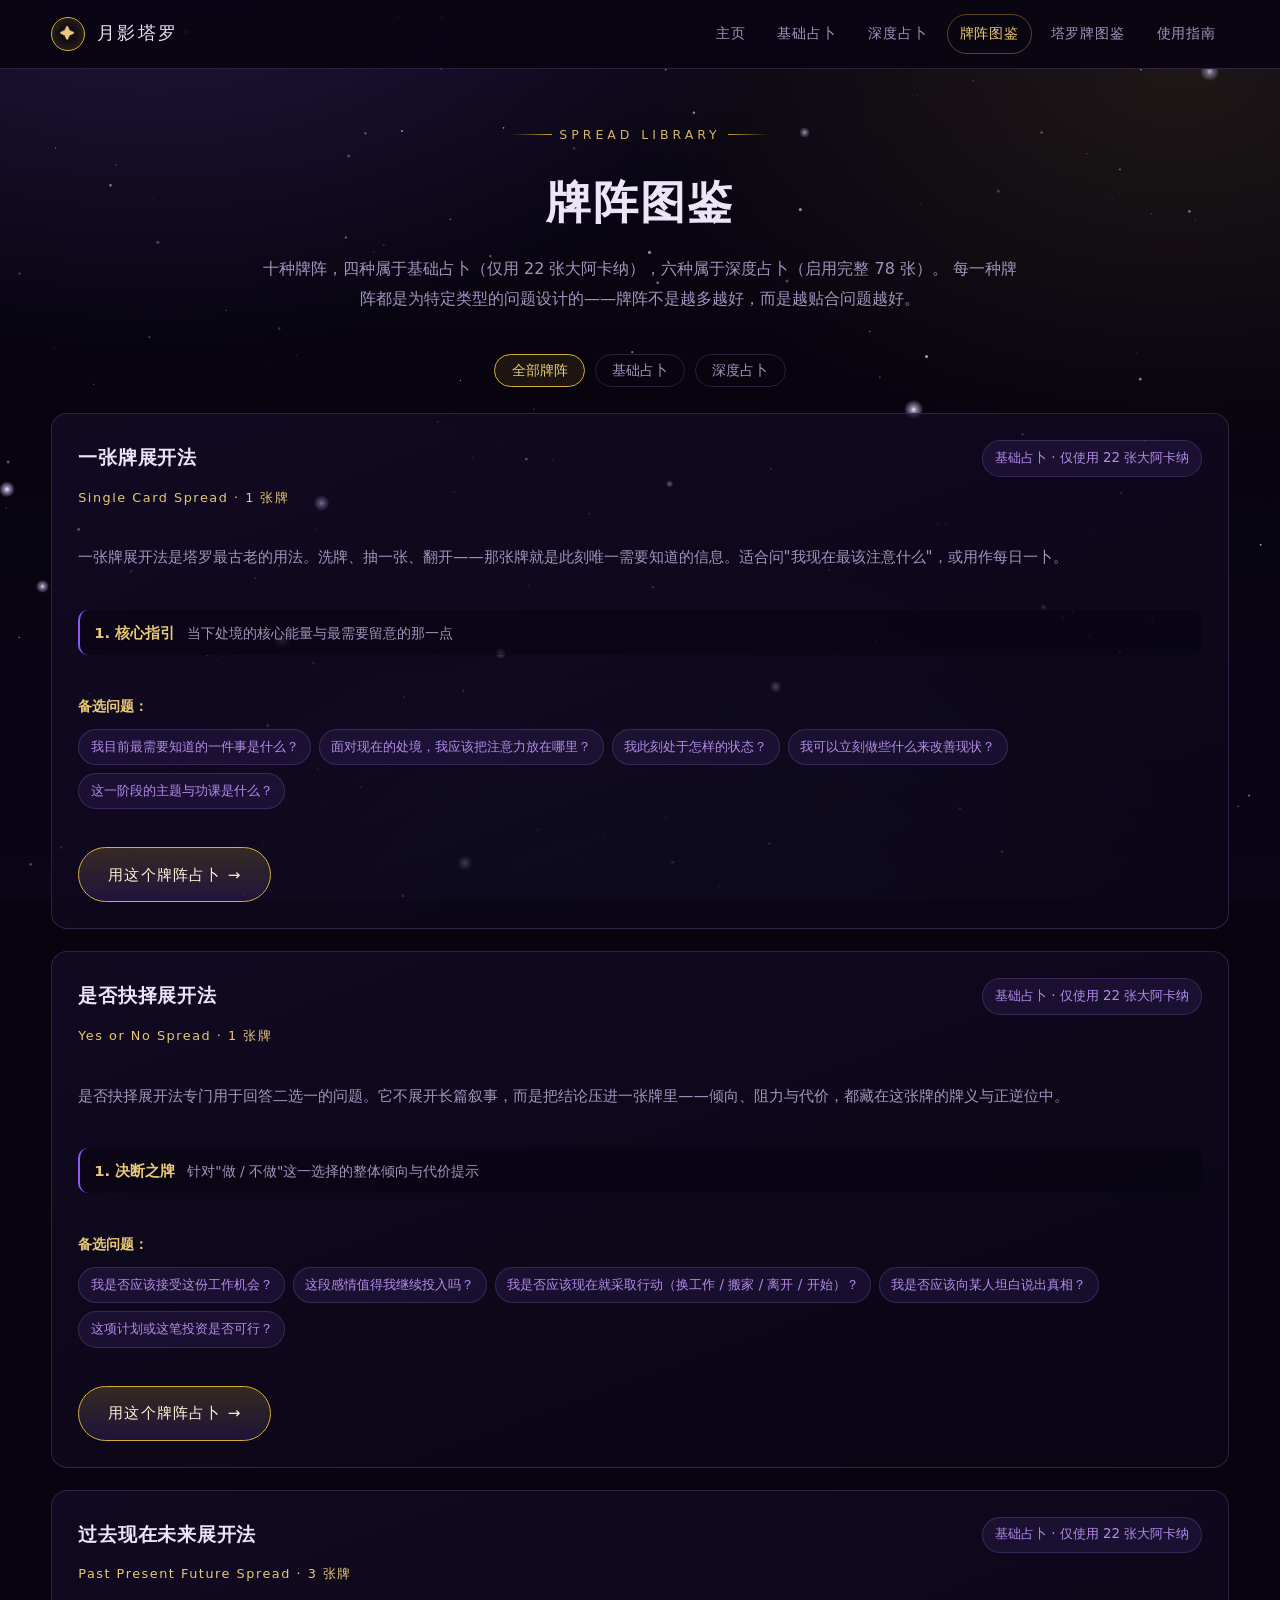
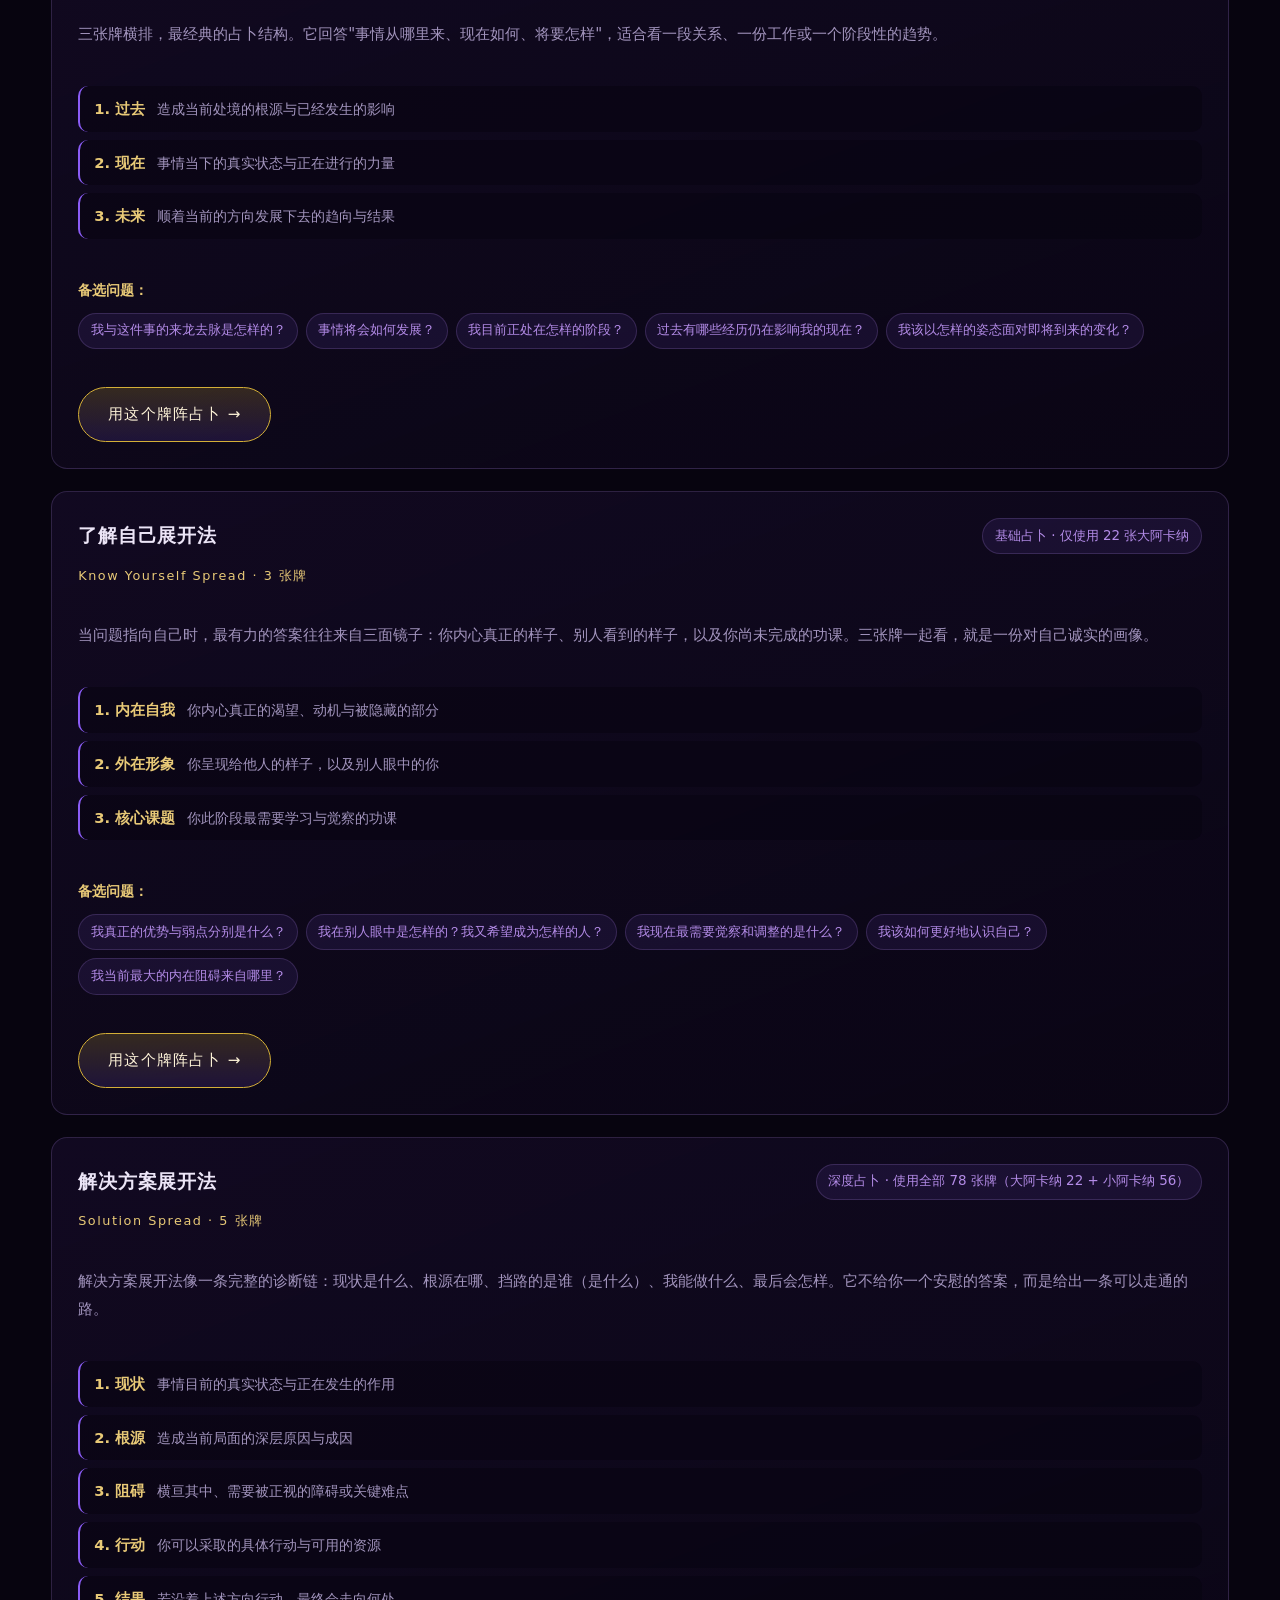
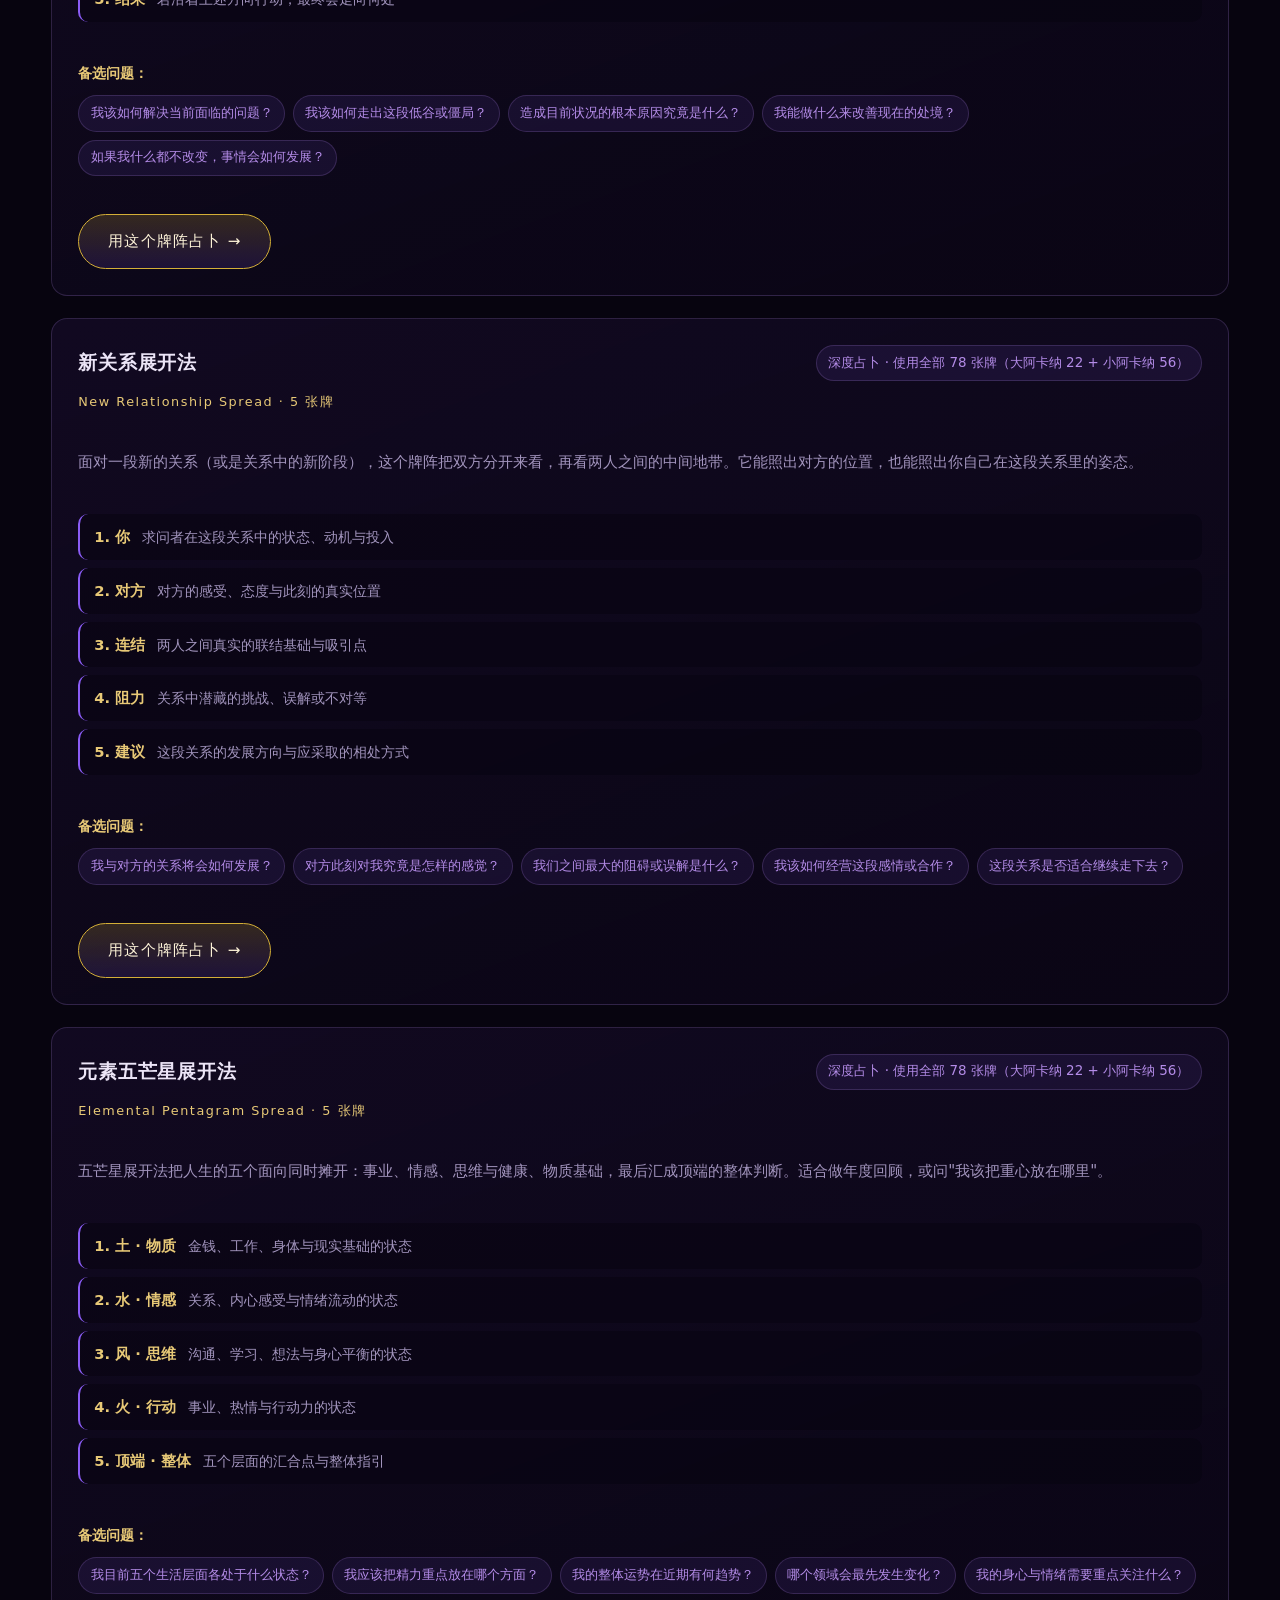
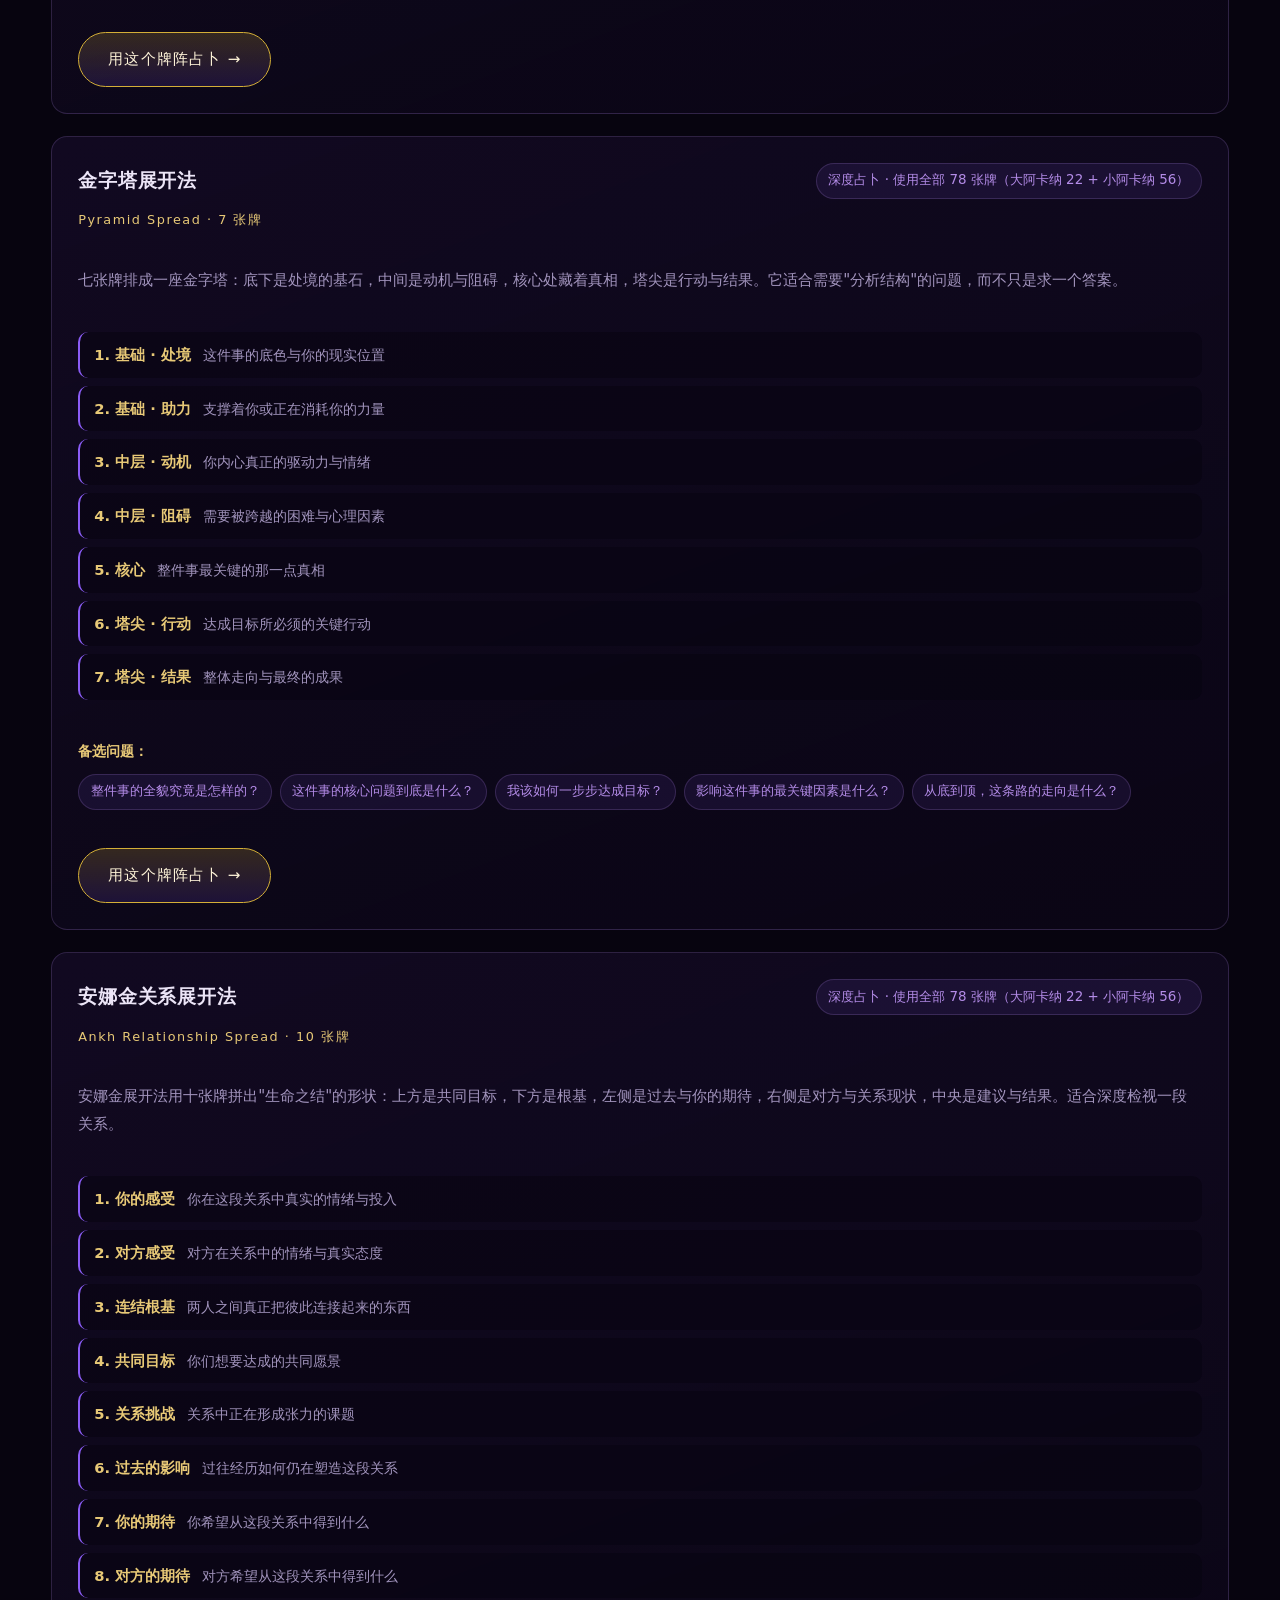
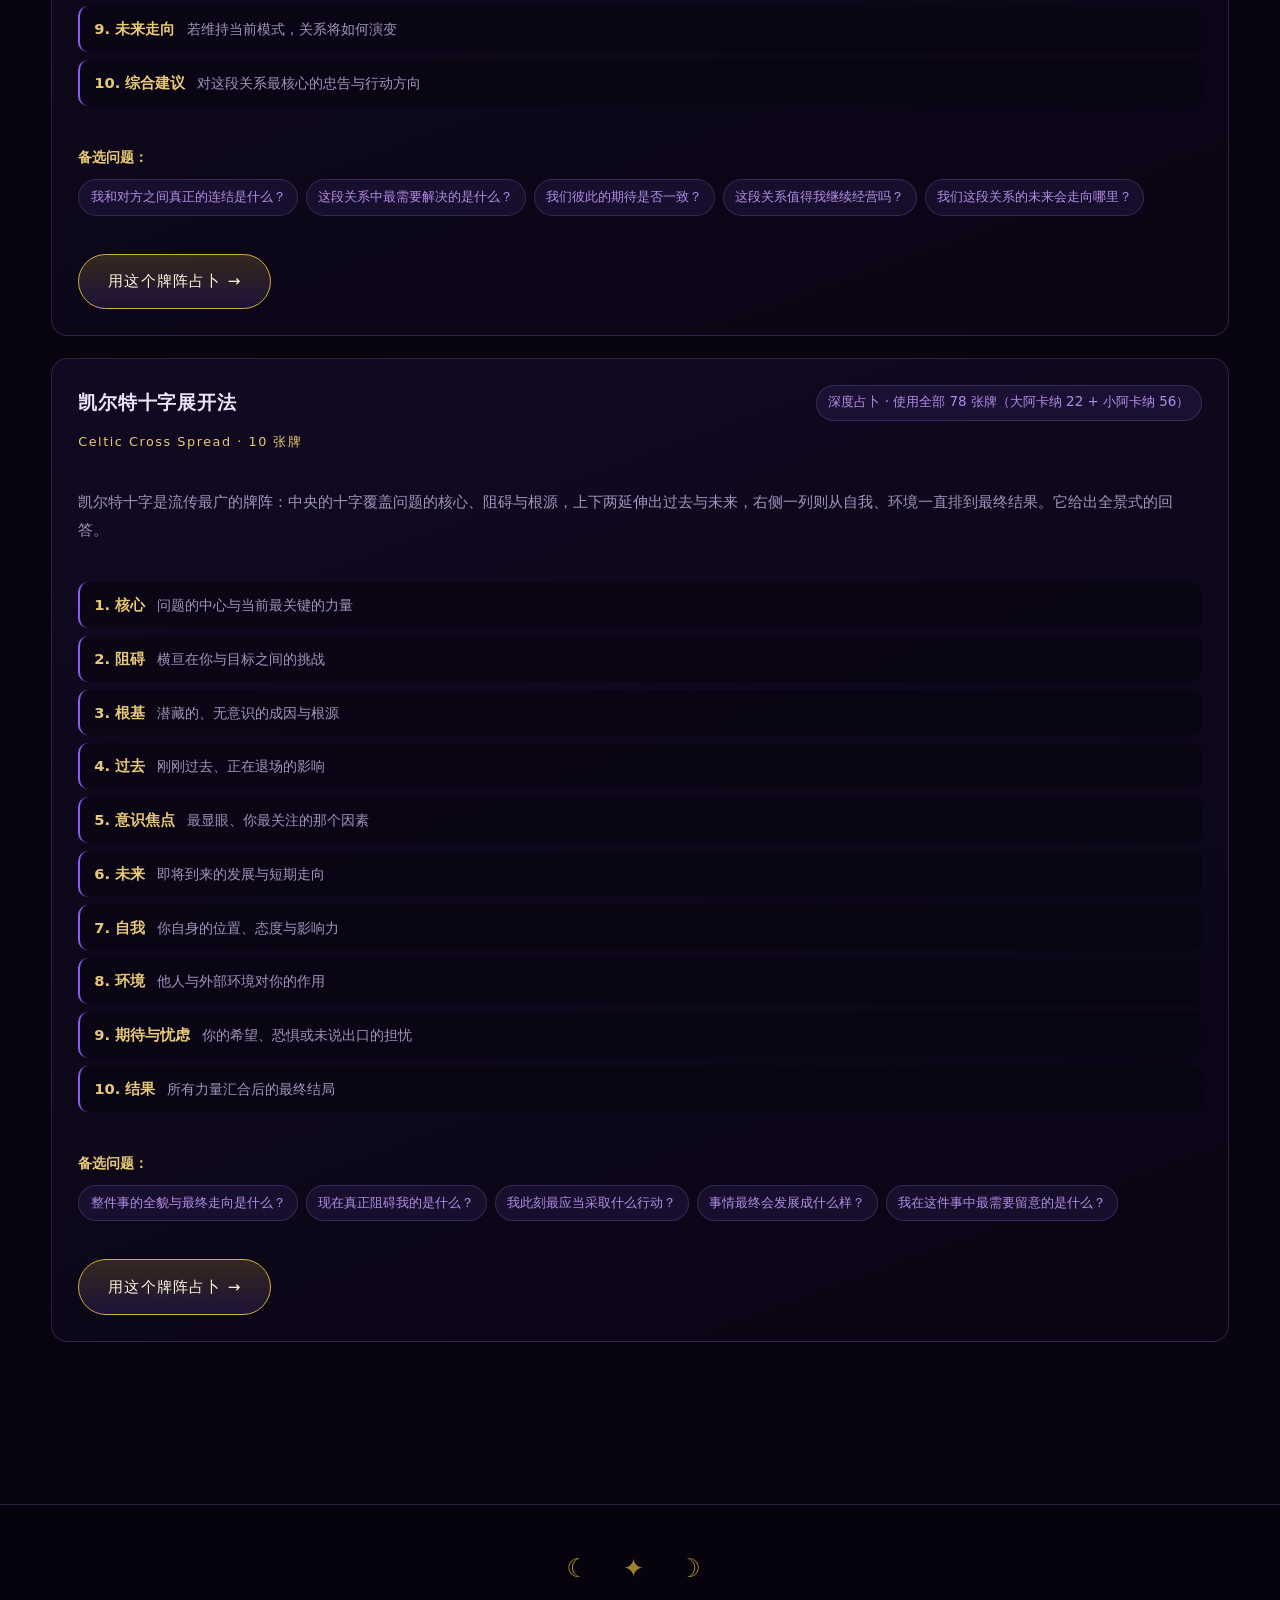
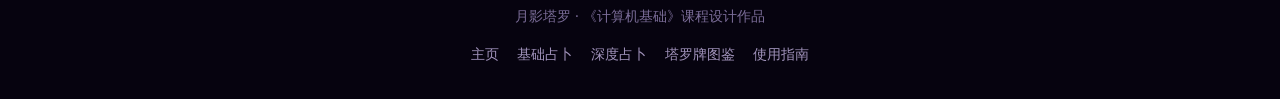
<file: spreads.html>
<!DOCTYPE html>
<html lang="zh-CN">
<head>
<meta charset="UTF-8">
<meta name="viewport" content="width=device-width, initial-scale=1.0">
<title>牌阵图鉴 · 10 种经典塔罗牌阵 · 月影塔罗</title>
<meta name="description" content="十种塔罗牌阵详解：位置含义、适用问题与占卜结构说明。">
<link rel="stylesheet" href="css/style.css">
<link rel="icon" href="data:image/svg+xml,<svg xmlns='http://www.w3.org/2000/svg' viewBox='0 0 100 100'><text y='.9em' font-size='90'>✦</text></svg>">
</head>
<body>

<canvas id="starfield"></canvas>

<header class="site-header">
  <nav class="nav wrap">
    <a class="brand" href="index.html"><span class="sigil-mark">✦</span>月影塔罗</a>
    <div class="nav-links">
      <a href="index.html">主页</a>
      <a href="basic.html">基础占卜</a>
      <a href="deep.html">深度占卜</a>
      <a href="spreads.html" class="is-active">牌阵图鉴</a>
      <a href="cards.html">塔罗牌图鉴</a>
      <a href="guide.html">使用指南</a>
    </div>
  </nav>
</header>

<section class="wrap" style="padding-top:46px;text-align:center">
  <span class="eyebrow">Spread Library</span>
  <h1 style="font-size:clamp(1.8rem,4.4vw,2.8rem);margin:16px 0 10px">牌阵图鉴</h1>
  <p class="muted" style="max-width:760px;margin:0 auto">
    十种牌阵，四种属于基础占卜（仅用 22 张大阿卡纳），六种属于深度占卜（启用完整 78 张）。
    每一种牌阵都是为特定类型的问题设计的——牌阵不是越多越好，而是越贴合问题越好。
  </p>
</section>

<section class="wrap" style="padding:40px 0 70px">
  <div class="card-filters">
    <button type="button" class="filter-btn is-active" data-filter="all">全部牌阵</button>
    <button type="button" class="filter-btn" data-filter="basic">基础占卜</button>
    <button type="button" class="filter-btn" data-filter="deep">深度占卜</button>
  </div>
  <div id="spreadDetailList"></div>
</section>

<footer class="site-footer">
  <div class="footer-inner wrap">
    <div class="footer-sigil">☾ ✦ ☽</div>
    <p>月影塔罗 · 《计算机基础》课程设计作品</p>
    <div class="footer-links">
      <a href="index.html">主页</a>
      <a href="basic.html">基础占卜</a>
      <a href="deep.html">深度占卜</a>
      <a href="cards.html">塔罗牌图鉴</a>
      <a href="guide.html">使用指南</a>
    </div>
  </div>
</footer>

<script src="js/cards-major.js"></script>
<script src="js/cards-minor.js"></script>
<script src="js/spreads.js"></script>
<script src="js/deck.js"></script>
<script src="js/starfield.js"></script>
<script>

(function () {
  var list = document.getElementById('spreadDetailList');

  function render(filter) {
    list.innerHTML = '';
    TAROT_SPREADS.filter(function (s) { return filter === 'all' || s.level === filter; })
      .forEach(function (s) {
        var lv = TAROT_LEVELS[s.level];
        var d = document.createElement('div');
        d.className = 'spread-detail';
        d.id = s.id;

        var posHtml = s.positions.map(function (p) {
          return '<div class="pos-row"><b>' + p.no + '. ' + p.name + '</b><span>' + p.desc + '</span></div>';
        }).join('');

        var qHtml = s.questions.map(function (q) {
          return '<span class="q-chip">' + q + '</span>';
        }).join('');

        d.innerHTML =
          '<div style="display:flex;justify-content:space-between;align-items:flex-start;gap:16px;flex-wrap:wrap">' +
          '<div><h3>' + s.name + '</h3><span class="sd-en">' + s.en + ' · ' + s.cards + ' 张牌</span></div>' +
          '<span class="q-chip">' + lv.name + ' · ' + lv.subtitle + '</span>' +
          '</div>' +
          '<p class="sd-intro">' + s.intro + '</p>' +
          '<div class="pos-table">' + posHtml + '</div>' +
          '<div style="margin-top:16px"><b class="gold" style="font-size:.9rem">备选问题：</b>' +
          '<div class="q-chip-list">' + qHtml + '</div></div>' +
          '<div class="hero-actions" style="justify-content:flex-start;margin-top:18px">' +
          '<a class="btn btn-mystic" href="' + (s.level === 'basic' ? 'basic.html' : 'deep.html') + '">用这个牌阵占卜 →</a>' +
          '</div>';
        list.appendChild(d);
      });
  }

  var btns = document.querySelectorAll('.filter-btn');
  for (var i = 0; i < btns.length; i++) {
    btns[i].addEventListener('click', function () {
      for (var j = 0; j < btns.length; j++) btns[j].classList.remove('is-active');
      this.classList.add('is-active');
      render(this.getAttribute('data-filter'));
    });
  }
  render('all');
})();
</script>
</body>
</html>
</file>
<file: css/style.css>
/* ============================================================
   塔罗占卜 · 深色神秘学主题样式
   本项目原创样式表
   ============================================================ */

/* ---------- 变量 ---------- */
:root {
  --bg-0: #07040f;
  --bg-1: #0d0718;
  --bg-2: #150c26;
  --bg-3: #1c1033;
  --violet: #8b5cf6;
  --violet-soft: #b48ce8;
  --violet-dim: rgba(139, 92, 246, .18);
  --gold: #d4af37;
  --gold-soft: #e8c977;
  --text: #ece5f7;
  --muted: #a294bd;
  --dim: #7b6d99;
  --line: rgba(180, 140, 232, .2);
  --line-strong: rgba(212, 175, 55, .38);
  --shadow: 0 18px 46px rgba(0, 0, 0, .55);
  --serif: "Noto Serif SC", "Source Han Serif SC", "Songti SC", "STSong", SimSun, serif;
  --sans: "PingFang SC", "Microsoft YaHei", "Hiragino Sans GB", system-ui, sans-serif;
  --radius: 16px;
  --card-w: 132px;
}

* { box-sizing: border-box; }

html, body { margin: 0; padding: 0; }

/* 横向溢出隐藏放在 html 上：若放在 body 上，body 会成为滚动容器，
   页面滚动将不再由视口承担，部分浏览器会出现内容截断 / 无法滚动的现象。 */
html { overflow-x: hidden; }

body {
  min-height: 100vh;
  background: var(--bg-0);
  color: var(--text);
  font-family: var(--sans);
  font-size: 16px;
  line-height: 1.85;
  position: relative;
}

/* ---------- 星空背景 ---------- */
#starfield {
  position: fixed;
  inset: 0;
  z-index: -2;
  display: block;
}

body::before {
  content: "";
  position: fixed;
  inset: 0;
  z-index: -3;
  background:
    radial-gradient(1100px 700px at 12% -8%, rgba(139, 92, 246, .20), transparent 60%),
    radial-gradient(900px 620px at 92% 8%, rgba(212, 175, 55, .10), transparent 62%),
    radial-gradient(1000px 760px at 50% 108%, rgba(74, 168, 216, .10), transparent 60%),
    linear-gradient(180deg, #0a0614 0%, #07040f 45%, #0a0517 100%);
}

body::after {
  content: "";
  position: fixed;
  inset: 0;
  z-index: -1;
  pointer-events: none;
  opacity: .5;
  background-image:
    radial-gradient(1px 1px at 12% 22%, rgba(255,255,255,.35), transparent),
    radial-gradient(1px 1px at 68% 14%, rgba(255,255,255,.22), transparent),
    radial-gradient(1px 1px at 34% 72%, rgba(255,255,255,.20), transparent),
    radial-gradient(1px 1px at 84% 64%, rgba(255,255,255,.28), transparent),
    radial-gradient(1px 1px at 52% 44%, rgba(255,255,255,.16), transparent);
}

/* ---------- 通用 ---------- */
a { color: var(--gold-soft); text-decoration: none; transition: color .2s; }
a:hover { color: #fff3d0; }

.wrap { width: min(1180px, 92vw); margin: 0 auto; }

h1, h2, h3, h4 { font-family: var(--serif); font-weight: 600; letter-spacing: .04em; }

.eyebrow {
  display: inline-flex; align-items: center; gap: .6em;
  font-size: .78rem; letter-spacing: .32em; text-transform: uppercase;
  color: var(--gold-soft); opacity: .9;
}
.eyebrow::before, .eyebrow::after {
  content: ""; width: 42px; height: 1px;
  background: linear-gradient(90deg, transparent, var(--gold));
}
.eyebrow::after { background: linear-gradient(270deg, transparent, var(--gold)); }

.muted { color: var(--muted); }
.gold { color: var(--gold-soft); }
.violet { color: var(--violet-soft); }

/* 装饰分隔 */
.ornament {
  display: flex; align-items: center; justify-content: center; gap: 14px;
  margin: 34px 0; color: var(--gold); opacity: .55;
}
.ornament::before, .ornament::after {
  content: ""; flex: 1; height: 1px;
  background: linear-gradient(90deg, transparent, var(--line-strong), transparent);
}
.ornament span { letter-spacing: .5em; font-size: .9rem; }

/* ---------- 按钮 ---------- */
.btn {
  display: inline-block;
  padding: .82em 1.9em;
  border: 1px solid var(--line-strong);
  border-radius: 999px;
  background: linear-gradient(180deg, rgba(139,92,246,.16), rgba(139,92,246,.05));
  color: var(--text);
  font-family: var(--sans);
  font-size: .95rem;
  letter-spacing: .08em;
  cursor: pointer;
  position: relative;
  overflow: hidden;
  transition: transform .18s, box-shadow .25s, border-color .25s, background .25s;
}
.btn::after {
  content: ""; position: absolute; inset: 0;
  background: linear-gradient(120deg, transparent 20%, rgba(232,201,119,.22) 50%, transparent 80%);
  transform: translateX(-120%);
  transition: transform .6s;
}
.btn:hover::after { transform: translateX(120%); }
.btn:hover {
  transform: translateY(-2px);
  border-color: var(--gold);
  box-shadow: 0 10px 28px rgba(139, 92, 246, .28);
}
.btn:active { transform: translateY(0); }
.btn:disabled { opacity: .4; cursor: not-allowed; transform: none; }

.btn-mystic {
  background: linear-gradient(180deg, rgba(212,175,55,.20), rgba(139,92,246,.14));
  border-color: var(--gold);
  color: #fdf3d8;
}
.btn-ghost { background: transparent; border-color: var(--line); }

.btn.is-glow {
  animation: glowPulse 2.4s ease-in-out infinite;
}
@keyframes glowPulse {
  0%, 100% { box-shadow: 0 0 0 rgba(212,175,55,0); }
  50% { box-shadow: 0 0 26px rgba(212,175,55,.45); }
}

/* ---------- 导航 ---------- */
.site-header {
  position: sticky; top: 0; z-index: 50;
  background: rgba(9, 5, 18, .93);
  border-bottom: 1px solid var(--line);
}
.nav {
  display: flex; align-items: center; justify-content: space-between;
  gap: 18px; padding: 14px 0;
}
.brand {
  display: flex; align-items: center; gap: 12px;
  font-family: var(--serif); font-size: 1.12rem; letter-spacing: .12em;
  color: var(--text);
}
.brand .sigil-mark {
  width: 34px; height: 34px; display: grid; place-items: center;
  border: 1px solid var(--gold); border-radius: 50%;
  color: var(--gold-soft); font-size: .95rem;
  box-shadow: 0 0 16px rgba(212,175,55,.25) inset;
}
.nav-links { display: flex; gap: 6px; flex-wrap: wrap; }
.nav-links a {
  padding: .38em .82em; border-radius: 999px;
  font-size: .9rem; color: var(--muted); letter-spacing: .06em;
  border: 1px solid transparent;
}
.nav-links a:hover { color: var(--text); border-color: var(--line); background: var(--violet-dim); }
.nav-links a.is-active { color: var(--gold-soft); border-color: var(--line-strong); }

/* ---------- 英雄区 ---------- */
.hero {
  position: relative;
  padding: 84px 0 60px;
  text-align: center;
  overflow: hidden;
  isolation: isolate;
}
.hero-bg {
  position: absolute;
  inset: 0;
  z-index: -1;
  background: url('../images/hero-mystic.jpg') center 40% / cover no-repeat;
  opacity: .92;
}
.hero-bg::after {
  content: "";
  position: absolute;
  inset: 0;
  background:
    radial-gradient(900px 480px at 50% 32%, rgba(139, 92, 246, .16), transparent 70%),
    linear-gradient(180deg, rgba(10, 6, 20, .38) 0%, rgba(10, 6, 20, .58) 52%, rgba(10, 6, 20, .92) 100%);
}
.hero > .wrap { position: relative; z-index: 1; }
.hero h1 {
  font-size: clamp(2.1rem, 5.2vw, 3.7rem);
  margin: 18px 0 12px;
  letter-spacing: .1em;
  text-shadow: 0 0 34px rgba(139, 92, 246, .5);
}
.hero h1 .thin { color: var(--violet-soft); font-weight: 400; }
.hero p.lead {
  max-width: 720px; margin: 0 auto;
  color: var(--muted); font-size: 1.04rem;
}
.hero-actions { display: flex; gap: 14px; justify-content: center; flex-wrap: wrap; margin-top: 30px; }
.hero-glyph {
  font-size: 1.5rem; color: var(--gold); opacity: .8; letter-spacing: .6em;
  animation: float 6s ease-in-out infinite;
}
@keyframes float {
  0%, 100% { transform: translateY(0); }
  50% { transform: translateY(-10px); }
}

.section { padding: 56px 0; }
.section-head { text-align: center; margin-bottom: 34px; }
.section-head h2 { font-size: clamp(1.5rem, 3.4vw, 2.1rem); margin: 14px 0 8px; }
.section-head p { color: var(--muted); max-width: 720px; margin: 0 auto; }

/* ---------- 卡片面板 ---------- */
.panel {
  background: linear-gradient(165deg, rgba(28,16,51,.72), rgba(13,7,24,.88));
  border: 1px solid var(--line);
  border-radius: var(--radius);
  padding: 26px;
  box-shadow: var(--shadow);
}
.panel h3 { font-size: 1.2rem; margin-top: 0; }

/* ---------- 主页特色格 ---------- */
.feature-grid {
  display: grid; gap: 20px;
  grid-template-columns: repeat(auto-fit, minmax(250px, 1fr));
}
.feature {
  position: relative;
  padding: 28px 24px;
  border: 1px solid var(--line);
  border-radius: var(--radius);
  background: linear-gradient(165deg, rgba(28,16,51,.6), rgba(11,6,22,.85));
  transition: transform .25s, border-color .25s, box-shadow .25s;
  overflow: hidden;
}
.feature:hover {
  transform: translateY(-6px);
  border-color: var(--line-strong);
  box-shadow: 0 20px 44px rgba(0,0,0,.5), 0 0 0 1px rgba(212,175,55,.12) inset;
}
.feature .f-icon {
  width: 52px; height: 52px; display: grid; place-items: center;
  border-radius: 50%; margin-bottom: 16px;
  background: radial-gradient(circle, rgba(139,92,246,.28), transparent 70%);
  border: 1px solid var(--line-strong);
  font-size: 1.35rem; color: var(--gold-soft);
}
.feature h3 { margin: 0 0 8px; font-size: 1.08rem; }
.feature p { margin: 0; color: var(--muted); font-size: .93rem; }
.feature .f-num {
  position: absolute; top: 12px; right: 18px;
  font-family: var(--serif); font-size: 2.4rem; color: rgba(212,175,55,.1);
}

/* ---------- 步骤条 ---------- */
.step-bar {
  display: flex; align-items: center; justify-content: center;
  gap: 6px; margin: 30px 0 40px; flex-wrap: wrap;
}
.step-dot {
  display: flex; align-items: center; gap: 9px;
  padding: .4em 1em; border-radius: 999px;
  border: 1px solid var(--line);
  color: var(--dim); font-size: .86rem; letter-spacing: .06em;
  transition: all .3s;
}
.step-dot i {
  width: 20px; height: 20px; border-radius: 50%;
  display: grid; place-items: center;
  border: 1px solid currentColor; font-style: normal; font-size: .68rem;
}
.step-dot.is-current {
  color: var(--gold-soft); border-color: var(--line-strong);
  background: rgba(212,175,55,.09);
  box-shadow: 0 0 18px rgba(212,175,55,.2);
}
.step-dot.is-done { color: var(--violet-soft); border-color: var(--violet-dim); }
.step-dot:not(:last-child)::after {
  content: "—"; margin-left: 6px; color: var(--line); margin-left: 14px;
}
.step-dot:last-child::after { display: none; }

/* ---------- 步骤面板 ---------- */
.step-panel { display: none; }
.step-panel.is-active { display: block; }
@keyframes fadeUp {
  from { transform: translateY(18px); }
  to { transform: none; }
}

/* ---------- 牌阵选择 ---------- */
.spread-grid {
  display: grid; gap: 18px;
  grid-template-columns: repeat(auto-fill, minmax(310px, 1fr));
}
.spread-card {
  display: flex; gap: 18px; align-items: flex-start;
  text-align: left;
  padding: 20px;
  border: 1px solid var(--line);
  border-radius: var(--radius);
  background: linear-gradient(160deg, rgba(28,16,51,.55), rgba(11,6,22,.9));
  color: var(--text);
  cursor: pointer;
  transition: transform .22s, border-color .22s, box-shadow .22s;
  font-family: inherit;
}
.spread-card:hover {
  transform: translateY(-4px);
  border-color: var(--gold);
  box-shadow: 0 16px 36px rgba(0,0,0,.5);
}
.spread-info { display: block; }
.spread-info strong {
  display: block; font-family: var(--serif); font-size: 1.1rem; letter-spacing: .05em;
}
.spread-info em {
  display: block; font-style: normal; font-size: .78rem; color: var(--gold-soft);
  letter-spacing: .1em; margin: 4px 0 8px;
}
.spread-tagline { display: block; font-size: .87rem; color: var(--muted); line-height: 1.7; }

/* 牌阵缩略示意 */
.spread-mini {
  flex: 0 0 62px; height: 84px; position: relative;
  display: grid; gap: 3px; align-content: center; justify-content: center;
  border-radius: 8px;
  background: radial-gradient(circle at 50% 40%, rgba(139,92,246,.2), transparent 70%);
  border: 1px solid var(--line);
  padding: 6px;
}
.spread-mini i {
  display: block; width: 9px; height: 15px; border-radius: 2px;
  background: linear-gradient(160deg, var(--violet), rgba(212,175,55,.7));
  box-shadow: 0 0 8px rgba(139,92,246,.5);
}
.spread-mini.layout-single { grid-template-columns: 1fr; }
.spread-mini.layout-timeline { grid-template-columns: repeat(3, 9px); }
.spread-mini.layout-solution,
.spread-mini.layout-relationship,
.spread-mini.layout-pentagram { grid-template-columns: repeat(3, 9px); }
.spread-mini.layout-pyramid { grid-template-columns: repeat(4, 7px); }
.spread-mini.layout-ankh,
.spread-mini.layout-celtic { grid-template-columns: repeat(4, 6px); }

/* ---------- 问题选择 ---------- */
.question-panel { max-width: 780px; margin: 0 auto; }
.question-list { display: grid; gap: 12px; margin: 22px 0; }
.question-item {
  display: flex; align-items: flex-start; gap: 13px;
  padding: 15px 18px;
  border: 1px solid var(--line);
  border-radius: 12px;
  background: rgba(21,12,38,.5);
  cursor: pointer;
  transition: border-color .2s, background .2s, transform .2s;
}
.question-item:hover { border-color: var(--violet); transform: translateX(3px); }
.question-item input[type="radio"] { position: absolute; opacity: 0; pointer-events: none; }
.q-mark {
  flex: 0 0 17px; width: 17px; height: 17px; margin-top: 6px;
  border-radius: 50%; border: 1px solid var(--line-strong);
  position: relative; transition: all .2s;
}
.question-item input:checked ~ .q-mark {
  border-color: var(--gold); background: var(--gold);
  box-shadow: 0 0 12px rgba(212,175,55,.55);
}
.question-item input:checked ~ .q-mark::after {
  content: ""; position: absolute; inset: 4px;
  border-radius: 50%; background: #1a1030;
}
.question-item input:checked ~ .q-text { color: var(--gold-soft); }
.q-text { font-size: 1rem; line-height: 1.7; }
.question-custom { flex-wrap: wrap; }
.question-custom input[type="text"] {
  flex: 1 1 100%;
  margin-top: 10px; padding: 11px 14px;
  background: rgba(9,5,18,.7);
  border: 1px solid var(--line); border-radius: 10px;
  color: var(--text); font-family: inherit; font-size: .96rem;
  outline: none; transition: border-color .2s;
}
.question-custom input[type="text"]:focus { border-color: var(--gold); }
.question-note { color: var(--dim); font-size: .88rem; min-height: 1.4em; }

/* ---------- 抽牌区 ---------- */
.draw-area { text-align: center; }
.draw-hint { min-height: 210px; display: grid; place-items: center; }
.shuffle-tip { color: var(--muted); font-size: 1rem; line-height: 2; margin: 18px 0; }
.shuffle-tip b { color: var(--gold-soft); font-weight: 600; }

.deck-stack { position: relative; width: 118px; height: 172px; margin: 0 auto; perspective: 900px; }
.deck-card {
  position: absolute; inset: 0;
  border-radius: 10px; overflow: hidden;
  box-shadow: 0 10px 26px rgba(0,0,0,.55);
}
.deck-card .card-art { width: 100%; height: 100%; display: block; }
.deck-card.d1 { transform: translate(-10px, 6px) rotate(-8deg); }
.deck-card.d2 { transform: translate(4px, 2px) rotate(3deg); }
.deck-card.d3 { transform: translate(0, 0); }
.deck-stack.is-shuffling .deck-card { animation: shuffleCard 0.42s infinite ease-in-out; }
.deck-stack.is-shuffling .deck-card.d1 { animation-delay: 0s; }
.deck-stack.is-shuffling .deck-card.d2 { animation-delay: .14s; }
.deck-stack.is-shuffling .deck-card.d3 { animation-delay: .28s; }
@keyframes shuffleCard {
  0% { transform: translate(0,0) rotate(0deg); }
  25% { transform: translate(-34px,-16px) rotate(-22deg); }
  50% { transform: translate(30px,-10px) rotate(18deg); }
  75% { transform: translate(-14px,10px) rotate(-8deg); }
  100% { transform: translate(0,0) rotate(0deg); }
}
.deck-stack.is-gone { opacity: 0; transform: scale(.8); transition: all .4s; }

.progress-line {
  margin: 16px auto 26px; color: var(--gold-soft);
  font-family: var(--serif); letter-spacing: .2em; font-size: .95rem;
}

/* ---------- 牌桌 ---------- */
.board {
  display: grid;
  gap: 18px;
  justify-content: center;
  align-items: start;
  padding: 26px 10px;
  min-height: 260px;
}

/* 各牌阵布局 */
.layout-single { grid-template-columns: 1fr; }
.layout-single .tarot-card { --card-w: 186px; }

.layout-timeline { grid-template-columns: repeat(3, var(--card-w)); gap: 24px; }
.layout-solution { grid-template-columns: repeat(5, var(--card-w)); gap: 14px; }
.layout-relationship { grid-template-columns: repeat(5, var(--card-w)); gap: 14px; }
.layout-relationship .tarot-card:nth-child(3) { --card-w: 158px; transform: translateY(-8px); }

.layout-pentagram {
  grid-template-columns: repeat(3, var(--card-w));
  grid-template-rows: repeat(3, auto);
  gap: 16px 44px;
  position: relative;
}
.layout-pentagram .tarot-card:nth-child(1) { grid-area: 3 / 3; }
.layout-pentagram .tarot-card:nth-child(2) { grid-area: 3 / 2; }
.layout-pentagram .tarot-card:nth-child(3) { grid-area: 2 / 1; }
.layout-pentagram .tarot-card:nth-child(4) { grid-area: 2 / 3; }
.layout-pentagram .tarot-card:nth-child(5) { grid-area: 1 / 2; }

.layout-pyramid {
  grid-template-columns: repeat(4, var(--card-w));
  grid-template-rows: repeat(4, auto);
  gap: 14px;
}
.layout-pyramid .tarot-card:nth-child(1) { grid-area: 4 / 1; }
.layout-pyramid .tarot-card:nth-child(2) { grid-area: 4 / 2; }
.layout-pyramid .tarot-card:nth-child(3) { grid-area: 3 / 2; }
.layout-pyramid .tarot-card:nth-child(4) { grid-area: 3 / 3; }
.layout-pyramid .tarot-card:nth-child(5) { grid-area: 2 / 2; }
.layout-pyramid .tarot-card:nth-child(6) { grid-area: 1 / 2; }
.layout-pyramid .tarot-card:nth-child(7) { grid-area: 1 / 3; }

.layout-ankh {
  grid-template-columns: repeat(5, var(--card-w));
  grid-template-rows: repeat(4, auto);
  gap: 14px;
}
.layout-ankh .tarot-card:nth-child(1) { grid-area: 2 / 3; }
.layout-ankh .tarot-card:nth-child(2) { grid-area: 3 / 4; }
.layout-ankh .tarot-card:nth-child(3) { grid-area: 3 / 3; }
.layout-ankh .tarot-card:nth-child(4) { grid-area: 1 / 3; }
.layout-ankh .tarot-card:nth-child(5) { grid-area: 3 / 2; }
.layout-ankh .tarot-card:nth-child(6) { grid-area: 2 / 2; }
.layout-ankh .tarot-card:nth-child(7) { grid-area: 2 / 4; }
.layout-ankh .tarot-card:nth-child(8) { grid-area: 4 / 3; }
.layout-ankh .tarot-card:nth-child(9) { grid-area: 3 / 5; }
.layout-ankh .tarot-card:nth-child(10) { grid-area: 4 / 2; }

.layout-celtic {
  grid-template-columns: repeat(4, var(--card-w));
  grid-template-rows: repeat(5, auto);
  gap: 14px;
}
.layout-celtic .tarot-card:nth-child(1) { grid-area: 2 / 2; }
.layout-celtic .tarot-card:nth-child(2) {
  grid-area: 2 / 2;
  transform: rotate(90deg) scale(.92);
  z-index: 3;
}
.layout-celtic .tarot-card:nth-child(3) { grid-area: 3 / 2; }
.layout-celtic .tarot-card:nth-child(4) { grid-area: 2 / 1; }
.layout-celtic .tarot-card:nth-child(5) { grid-area: 4 / 2; }
.layout-celtic .tarot-card:nth-child(6) { grid-area: 2 / 3; }
.layout-celtic .tarot-card:nth-child(7) { grid-area: 1 / 3; }
.layout-celtic .tarot-card:nth-child(8) { grid-area: 3 / 3; }
.layout-celtic .tarot-card:nth-child(9) { grid-area: 4 / 3; }
.layout-celtic .tarot-card:nth-child(10) { grid-area: 5 / 3; }

/* 多牌阵时缩小卡牌 */
.layout-solution, .layout-relationship { --card-w: 122px; }
.layout-pentagram { --card-w: 124px; }
.layout-pyramid { --card-w: 118px; }
.layout-ankh, .layout-celtic { --card-w: 104px; }

/* ---------- 牌卡 ---------- */
.tarot-card {
  position: relative;
  width: var(--card-w, 132px);
  perspective: 1100px;
  cursor: pointer;
  transform: translateY(18px);
  transition: transform .45s var(--delay, 0s);
}
.tarot-card.is-dealt { transform: translateY(0); }
.tarot-card-inner {
  position: relative;
  width: 100%;
  aspect-ratio: 200 / 320;
  transform-style: preserve-3d;
  transition: transform .78s cubic-bezier(.2, .8, .2, 1);
  transform: rotateY(0deg);
}
.tarot-card.is-flipped .tarot-card-inner { transform: rotateY(180deg); }
.tarot-card-face {
  position: absolute; inset: 0;
  backface-visibility: hidden;
  border-radius: 11px;
  overflow: hidden;
  box-shadow: 0 12px 30px rgba(0,0,0,.55);
}
.tarot-card-front {
  transform: rotateY(180deg);
  border: 1px solid var(--line-strong);
}
.tarot-card-front.is-reversed .card-art { transform: rotate(180deg); }
.tarot-card-back { border: 1px solid var(--line); }
.card-art { width: 100%; height: 100%; display: block; }

.tarot-card:hover .tarot-card-inner {
  box-shadow: 0 0 26px rgba(212,175,55,.35);
}
.tarot-card:not(.is-flipped):hover { transform: translateY(-6px) rotate(var(--tilt, 0deg)); }
.tarot-card.is-flipped { cursor: default; }

.position-label {
  display: flex; align-items: center; justify-content: center; gap: 6px;
  margin-top: 9px;
  font-size: .76rem; color: var(--muted); letter-spacing: .05em; text-align: center;
}
.p-no {
  width: 17px; height: 17px; flex: 0 0 17px;
  display: grid; place-items: center; border-radius: 50%;
  background: var(--violet-dim); border: 1px solid var(--line);
  font-size: .64rem; color: var(--gold-soft);
}

/* ---------- 解读结果 ---------- */
.result-head { text-align: center; margin-bottom: 26px; }
.result-kicker {
  font-size: .76rem; letter-spacing: .3em; color: var(--gold-soft); margin: 0;
}
.result-question {
  font-family: var(--serif); font-size: clamp(1.35rem, 3.2vw, 1.9rem);
  margin: 10px 0 6px; line-height: 1.6;
}
.result-meta { color: var(--dim); font-size: .85rem; margin: 0; }

.verdict-box {
  padding: 24px 28px; margin-bottom: 30px;
  border-radius: var(--radius);
  border: 1px solid var(--line-strong);
  background: linear-gradient(140deg, rgba(212,175,55,.12), rgba(139,92,246,.10));
  text-align: center;
}
.verdict-box h4 { margin: 0 0 8px; font-size: 1.3rem; color: var(--gold-soft); }
.verdict-box p { margin: 0; color: var(--text); }

.res-title {
  margin: 34px 0 16px; padding-left: 14px;
  border-left: 3px solid var(--gold);
  font-size: 1.16rem; letter-spacing: .08em;
}

.card-readings { display: grid; gap: 18px; }
.reading {
  display: flex; gap: 20px; align-items: flex-start;
  padding: 20px;
  border: 1px solid var(--line);
  border-radius: var(--radius);
  background: linear-gradient(160deg, rgba(28,16,51,.5), rgba(11,6,22,.85));
}
.reading-thumb {
  flex: 0 0 96px; width: 96px; border-radius: 9px; overflow: hidden;
  border: 1px solid var(--line-strong);
  box-shadow: 0 10px 24px rgba(0,0,0,.5);
}
.reading-thumb .card-art { display: block; width: 100%; height: auto; }
.reading-thumb.is-rev .card-art { transform: rotate(180deg); }
.reading-body { flex: 1; min-width: 0; }
.reading-pos {
  display: flex; align-items: center; gap: 9px; flex-wrap: wrap;
  color: var(--gold-soft); font-size: .88rem; margin-bottom: 6px;
}
.reading-pos em {
  font-style: normal; color: var(--dim); font-size: .8rem; flex: 1 1 100%;
}
.rp-no {
  width: 19px; height: 19px; display: grid; place-items: center;
  border-radius: 50%; background: var(--violet-dim);
  border: 1px solid var(--line-strong); font-size: .68rem;
}
.reading-card {
  display: flex; align-items: baseline; gap: 10px; flex-wrap: wrap;
  margin: 0 0 8px; font-size: 1.1rem;
}
.reading-card .ori {
  font-size: .72rem; padding: .12em .6em; border-radius: 999px;
  border: 1px solid var(--line-strong); color: var(--gold-soft);
  font-family: var(--sans); letter-spacing: .08em;
}
.reading-card .r-elem { font-size: .78rem; color: var(--muted); font-family: var(--sans); }
.reading-key { display: flex; gap: 7px; flex-wrap: wrap; margin: 0 0 10px; }
.reading-key i {
  font-style: normal; font-size: .74rem; padding: .15em .6em;
  border-radius: 999px; background: var(--violet-dim); border: 1px solid var(--line);
  color: var(--violet-soft);
}
.reading-text { margin: 0 0 10px; color: var(--text); font-size: .95rem; line-height: 1.95; }
.reading-advice {
  margin: 0; font-size: .9rem; color: var(--muted);
  padding: 9px 14px; border-radius: 10px;
  background: rgba(212,175,55,.07); border-left: 2px solid var(--gold);
}
.reading-advice b { color: var(--gold-soft); }

/* 能量分析 */
.energy-panel {
  display: grid; grid-template-columns: 240px 1fr; gap: 28px;
  padding: 22px; border: 1px solid var(--line); border-radius: var(--radius);
  background: rgba(15,8,28,.6);
}
.energy-bars { display: grid; gap: 12px; align-content: start; }
.ebar { display: grid; grid-template-columns: 26px 1fr 26px; align-items: center; gap: 10px; }
.elabel { font-family: var(--serif); color: var(--text); }
.etrack { height: 9px; border-radius: 999px; background: rgba(255,255,255,.07); overflow: hidden; }
.etrack i { display: block; height: 100%; border-radius: 999px; transition: width .8s ease; }
.ecnt { text-align: right; color: var(--muted); font-size: .85rem; }
.energy-text p { margin: 0 0 10px; font-size: .94rem; line-height: 1.95; }
.energy-text p:last-child { margin-bottom: 0; }
.energy-text b { color: var(--gold-soft); }

/* 结论 */
.conclusion {
  padding: 24px 26px; border-radius: var(--radius);
  border: 1px solid var(--line-strong);
  background: linear-gradient(150deg, rgba(139,92,246,.13), rgba(212,175,55,.07));
}
.conclusion p { margin: 0 0 12px; line-height: 2; }
.conclusion p:last-child { margin-bottom: 0; }
.conclusion-lead { font-size: 1.02rem; }
.conclusion b { color: var(--gold-soft); }

.action-list { margin: 0; padding-left: 1.4em; }
.action-list li { margin-bottom: 10px; line-height: 1.95; }
.action-list b { color: var(--gold-soft); }

.disclaimer {
  margin-top: 28px; padding-top: 18px;
  border-top: 1px dashed var(--line);
  color: var(--dim); font-size: .82rem; text-align: center;
}

.result-actions { display: flex; gap: 14px; justify-content: center; margin-top: 28px; flex-wrap: wrap; }

/* ---------- 牌阵图鉴页 ---------- */
.spread-detail {
  display: grid; gap: 20px; grid-template-columns: 1fr;
  padding: 26px; margin-bottom: 22px;
  border: 1px solid var(--line); border-radius: var(--radius);
  background: linear-gradient(160deg, rgba(28,16,51,.5), rgba(11,6,22,.85));
}
.spread-detail h3 { margin: 0 0 6px; font-size: 1.2rem; }
.spread-detail .sd-en { color: var(--gold-soft); font-size: .8rem; letter-spacing: .12em; }
.spread-detail .sd-intro { color: var(--muted); font-size: .95rem; margin: 12px 0 18px; }
.pos-table { display: grid; gap: 8px; }
.pos-row {
  display: flex; gap: 12px; align-items: baseline;
  padding: 9px 14px; border-radius: 10px;
  background: rgba(9,5,18,.55); border-left: 2px solid var(--violet);
  font-size: .92rem;
}
.pos-row b { color: var(--gold-soft); font-weight: 600; white-space: nowrap; }
.pos-row span { color: var(--muted); font-size: .87rem; }
.q-chip-list { display: flex; gap: 8px; flex-wrap: wrap; margin-top: 8px; }
.q-chip {
  font-size: .84rem; padding: .35em .85em; border-radius: 999px;
  border: 1px solid var(--line); background: rgba(139,92,246,.1); color: var(--violet-soft);
}

/* ---------- 牌库图鉴页 ---------- */
.card-filters { display: flex; gap: 10px; justify-content: center; flex-wrap: wrap; margin-bottom: 26px; }
.filter-btn {
  padding: .45em 1.15em; border-radius: 999px;
  border: 1px solid var(--line); background: transparent;
  color: var(--muted); cursor: pointer; font-family: inherit; font-size: .88rem;
  transition: all .2s;
}
.filter-btn:hover { color: var(--text); border-color: var(--violet); }
.filter-btn.is-active {
  color: var(--gold-soft); border-color: var(--gold);
  background: rgba(212,175,55,.1);
}
.card-gallery {
  display: grid; gap: 18px;
  grid-template-columns: repeat(auto-fill, minmax(152px, 1fr));
}
.gallery-item {
  text-align: center; padding: 12px;
  border: 1px solid var(--line); border-radius: 14px;
  background: linear-gradient(170deg, rgba(28,16,51,.45), rgba(11,6,22,.85));
  transition: transform .25s, border-color .25s, box-shadow .25s;
  cursor: pointer;
}
.gallery-item:hover {
  transform: translateY(-6px);
  border-color: var(--gold);
  box-shadow: 0 18px 36px rgba(0,0,0,.5);
}
.gallery-item .gi-card {
  border-radius: 9px; overflow: hidden; border: 1px solid var(--line-strong);
  box-shadow: 0 10px 22px rgba(0,0,0,.5);
}
.gallery-item .gi-card .card-art { display: block; width: 100%; height: auto; }
.gallery-item h4 { margin: 10px 0 4px; font-size: 1rem; }
.gallery-item .gi-meta { color: var(--dim); font-size: .78rem; }
.gallery-item .gi-key { color: var(--violet-soft); font-size: .8rem; margin-top: 6px; }
.gallery-item .gi-meaning {
  display: none; margin-top: 10px; padding-top: 10px;
  border-top: 1px dashed var(--line);
  font-size: .85rem; color: var(--muted); text-align: left; line-height: 1.8;
}
.gallery-item.is-open .gi-meaning { display: block; }
.gallery-item.is-open .gi-key { display: none; }

/* ---------- 提示卡 ---------- */
.info-grid { display: grid; gap: 18px; grid-template-columns: repeat(auto-fit, minmax(280px, 1fr)); }
.info-card {
  padding: 24px; border-radius: var(--radius);
  border: 1px solid var(--line);
  background: linear-gradient(160deg, rgba(28,16,51,.5), rgba(11,6,22,.85));
}
.info-card h3 { margin: 0 0 10px; font-size: 1.05rem; color: var(--gold-soft); }
.info-card p, .info-card li { color: var(--muted); font-size: .92rem; }
.info-card ol, .info-card ul { padding-left: 1.3em; margin: 0; }
.info-card li { margin-bottom: 6px; }

/* ---------- 页脚 ---------- */
.site-footer {
  margin-top: 70px; padding: 40px 0 32px;
  border-top: 1px solid var(--line);
  background: rgba(7,4,15,.6);
}
.footer-inner { text-align: center; }
.footer-sigil { font-size: 1.6rem; color: var(--gold); opacity: .75; letter-spacing: .5em; }
.site-footer p { color: var(--dim); font-size: .85rem; margin: 12px 0 4px; }
.footer-links { display: flex; gap: 18px; justify-content: center; flex-wrap: wrap; margin-top: 12px; }
.footer-links a { font-size: .88rem; color: var(--muted); }
.footer-links a:hover { color: var(--gold-soft); }

/* ---------- 响应式 ---------- */
@media (max-width: 900px) {
  .layout-timeline { grid-template-columns: repeat(3, minmax(0, 1fr)); }
  .layout-solution, .layout-relationship { grid-template-columns: repeat(3, minmax(0, 1fr)); }
  .layout-pentagram { grid-template-columns: repeat(3, minmax(0, 1fr)); gap: 14px 18px; }
  .layout-pyramid { grid-template-columns: repeat(4, minmax(0, 1fr)); gap: 10px; }
  .layout-ankh { grid-template-columns: repeat(3, minmax(0, 1fr)); }
  .layout-celtic { grid-template-columns: repeat(3, minmax(0, 1fr)); }
  .tarot-card { width: 100%; }
  .energy-panel { grid-template-columns: 1fr; }
}

@media (max-width: 620px) {
  .nav { flex-direction: column; }
  .layout-timeline { grid-template-columns: repeat(2, minmax(0, 1fr)); }
  .layout-solution, .layout-relationship,
  .layout-pentagram, .layout-pyramid,
  .layout-ankh, .layout-celtic { grid-template-columns: repeat(2, minmax(0, 1fr)); }
  .layout-pyramid .tarot-card:nth-child(n),
  .layout-ankh .tarot-card:nth-child(n),
  .layout-celtic .tarot-card:nth-child(n) { grid-area: auto; }
  .layout-celtic .tarot-card:nth-child(2) { transform: none; }
  .reading { flex-direction: column; }
  .reading-thumb { width: 120px; flex-basis: 120px; }
  .spread-card { flex-direction: column; }
}
</file>
